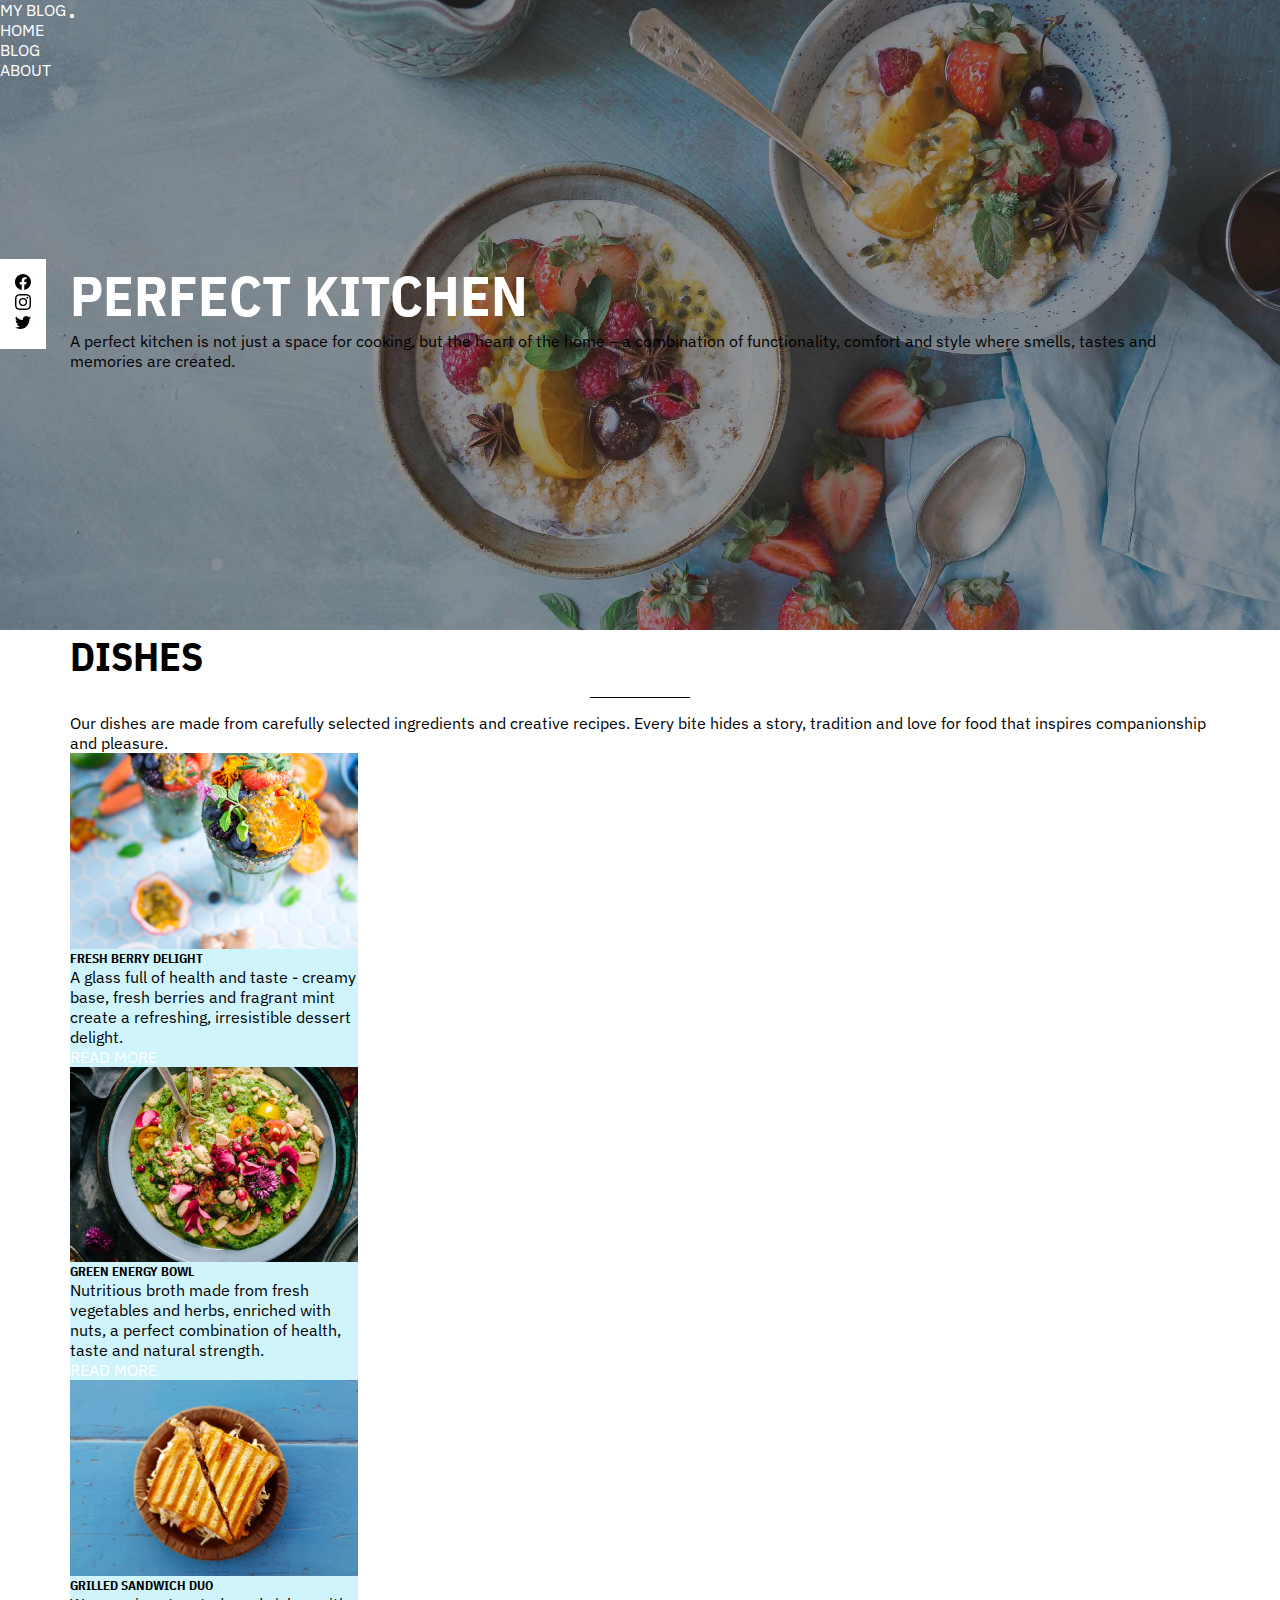
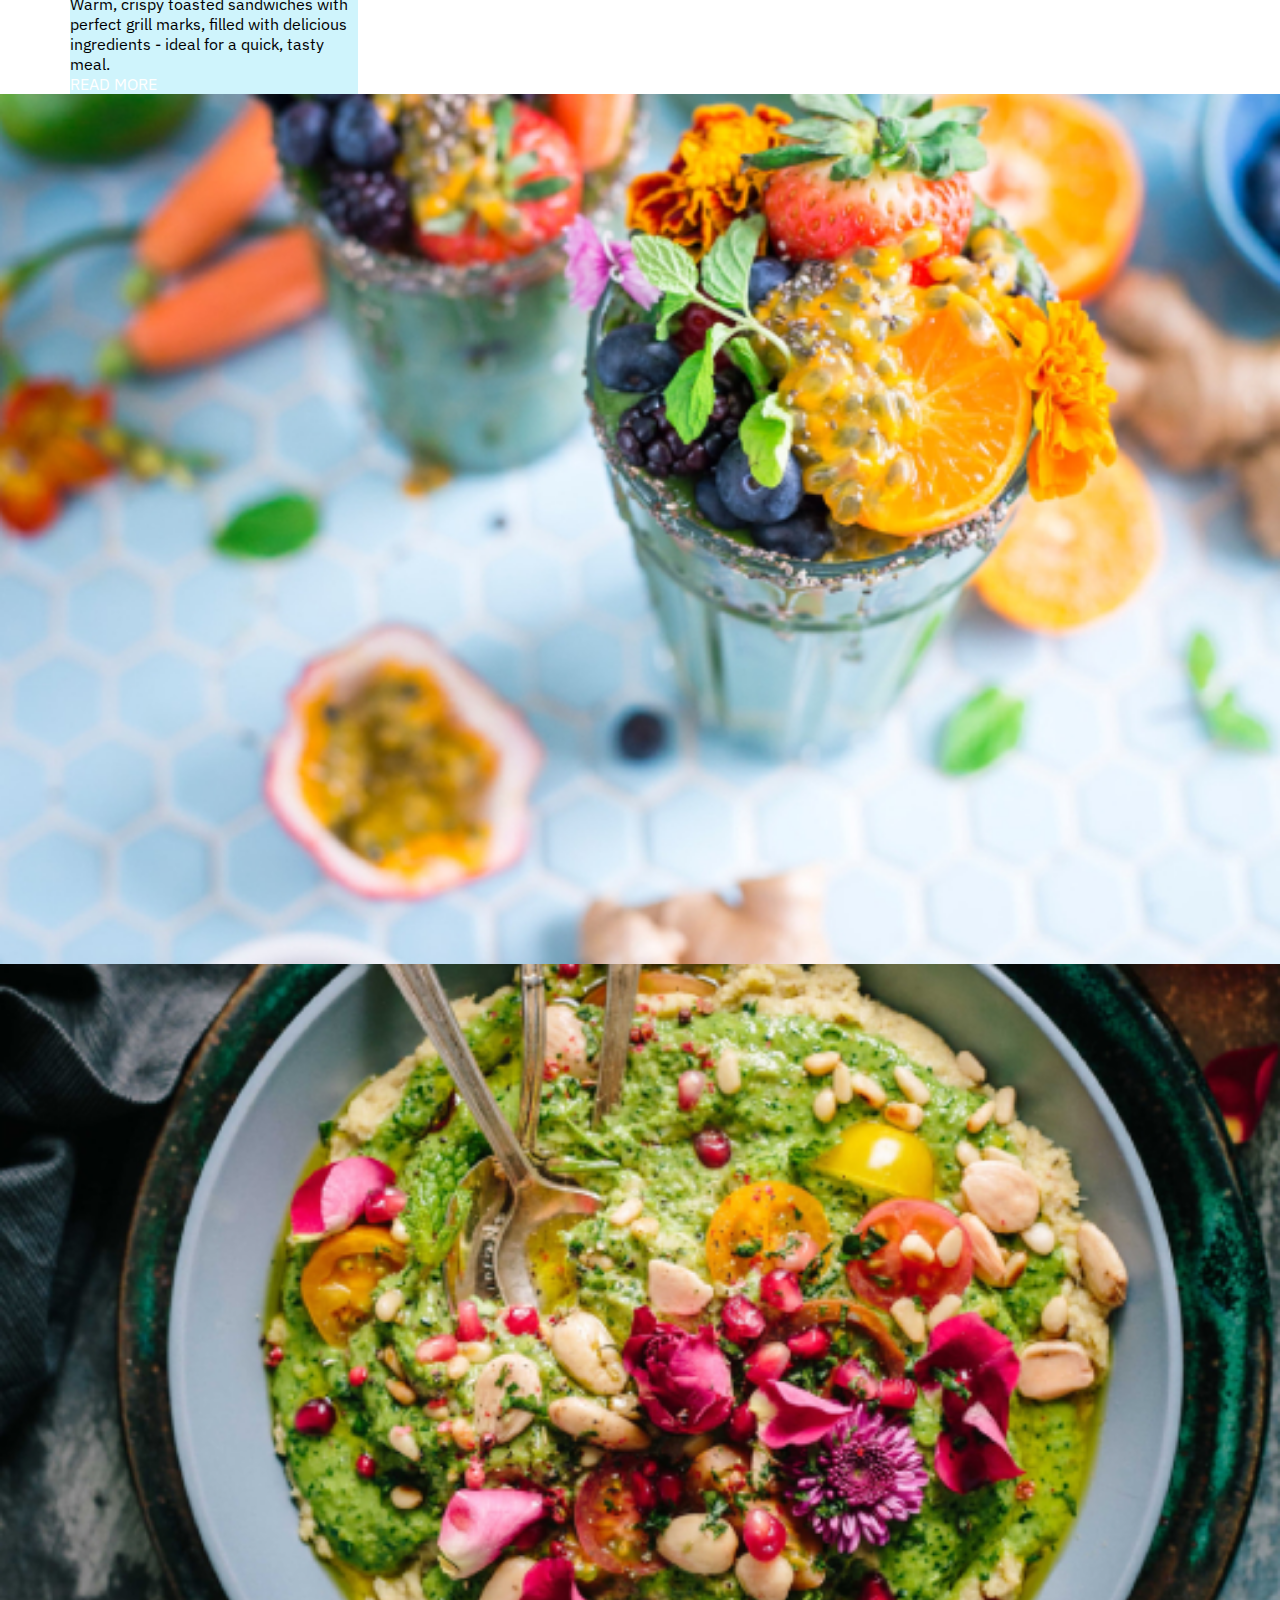
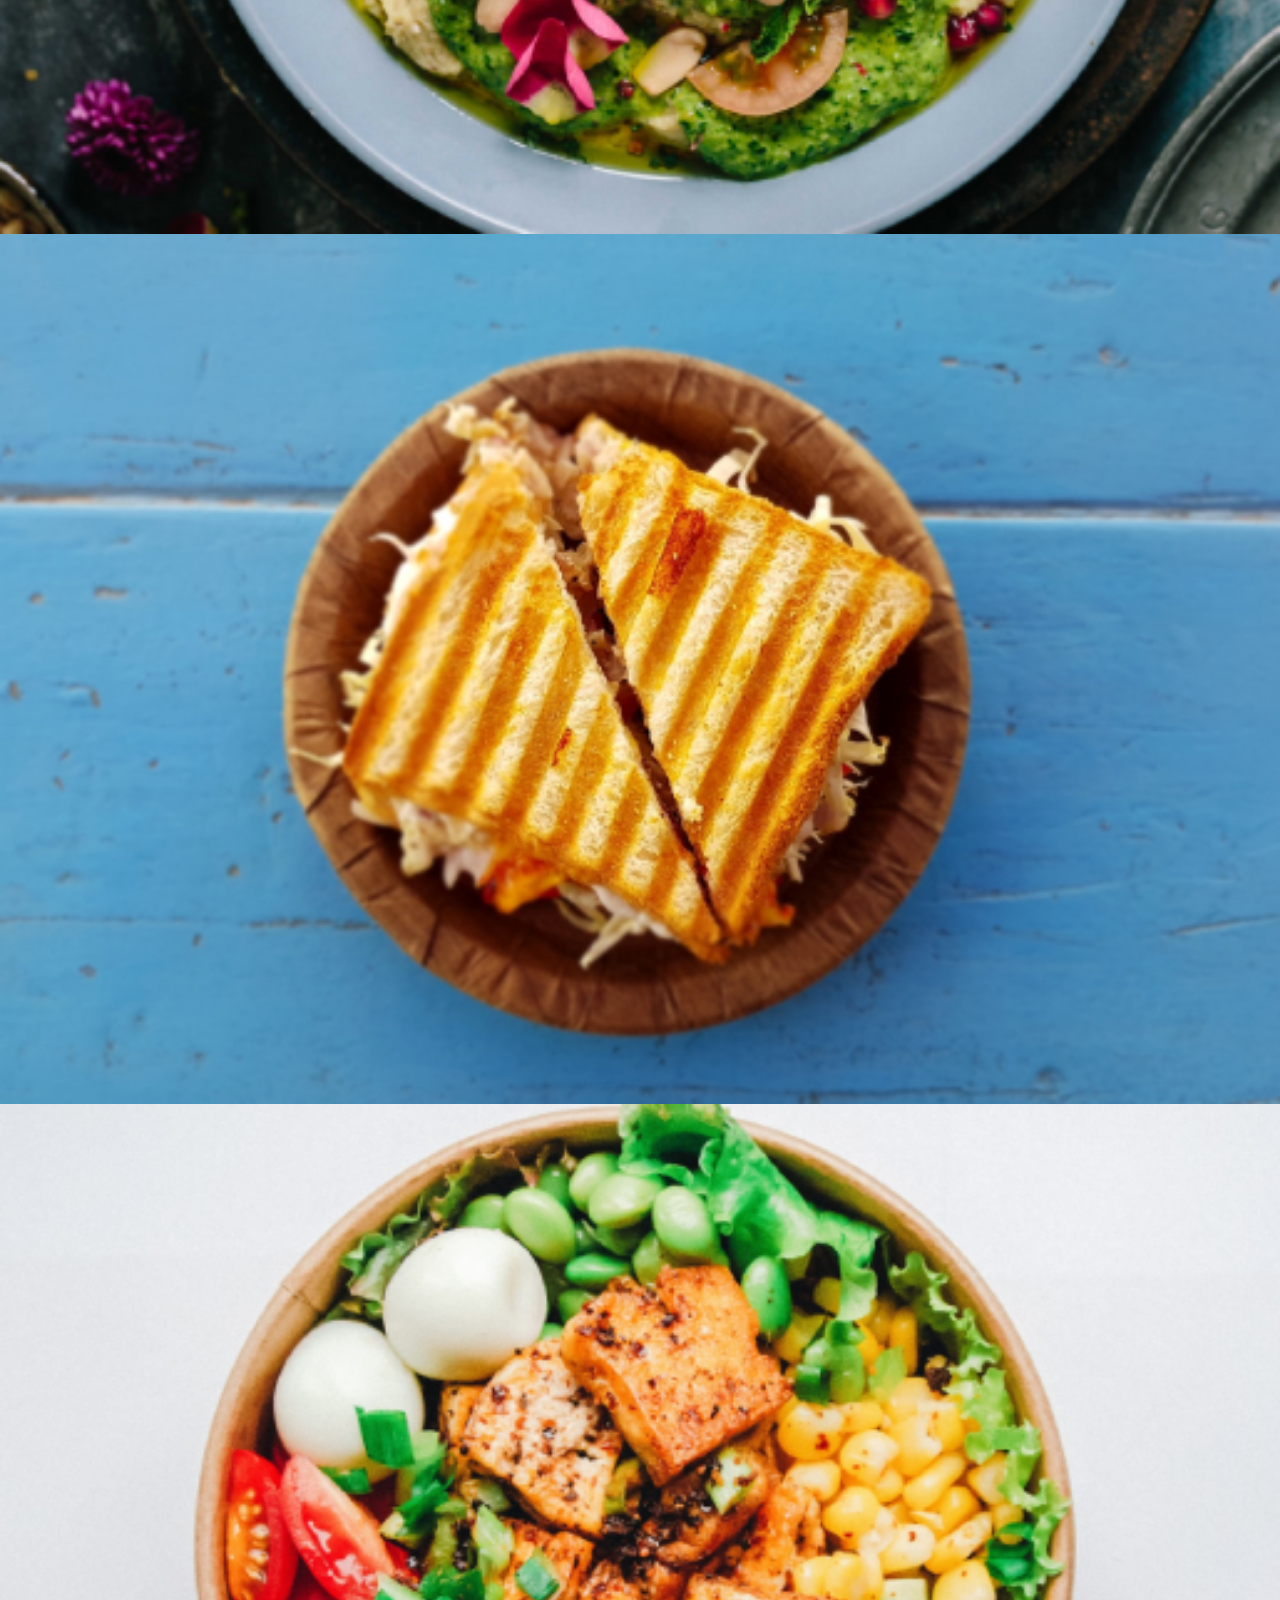
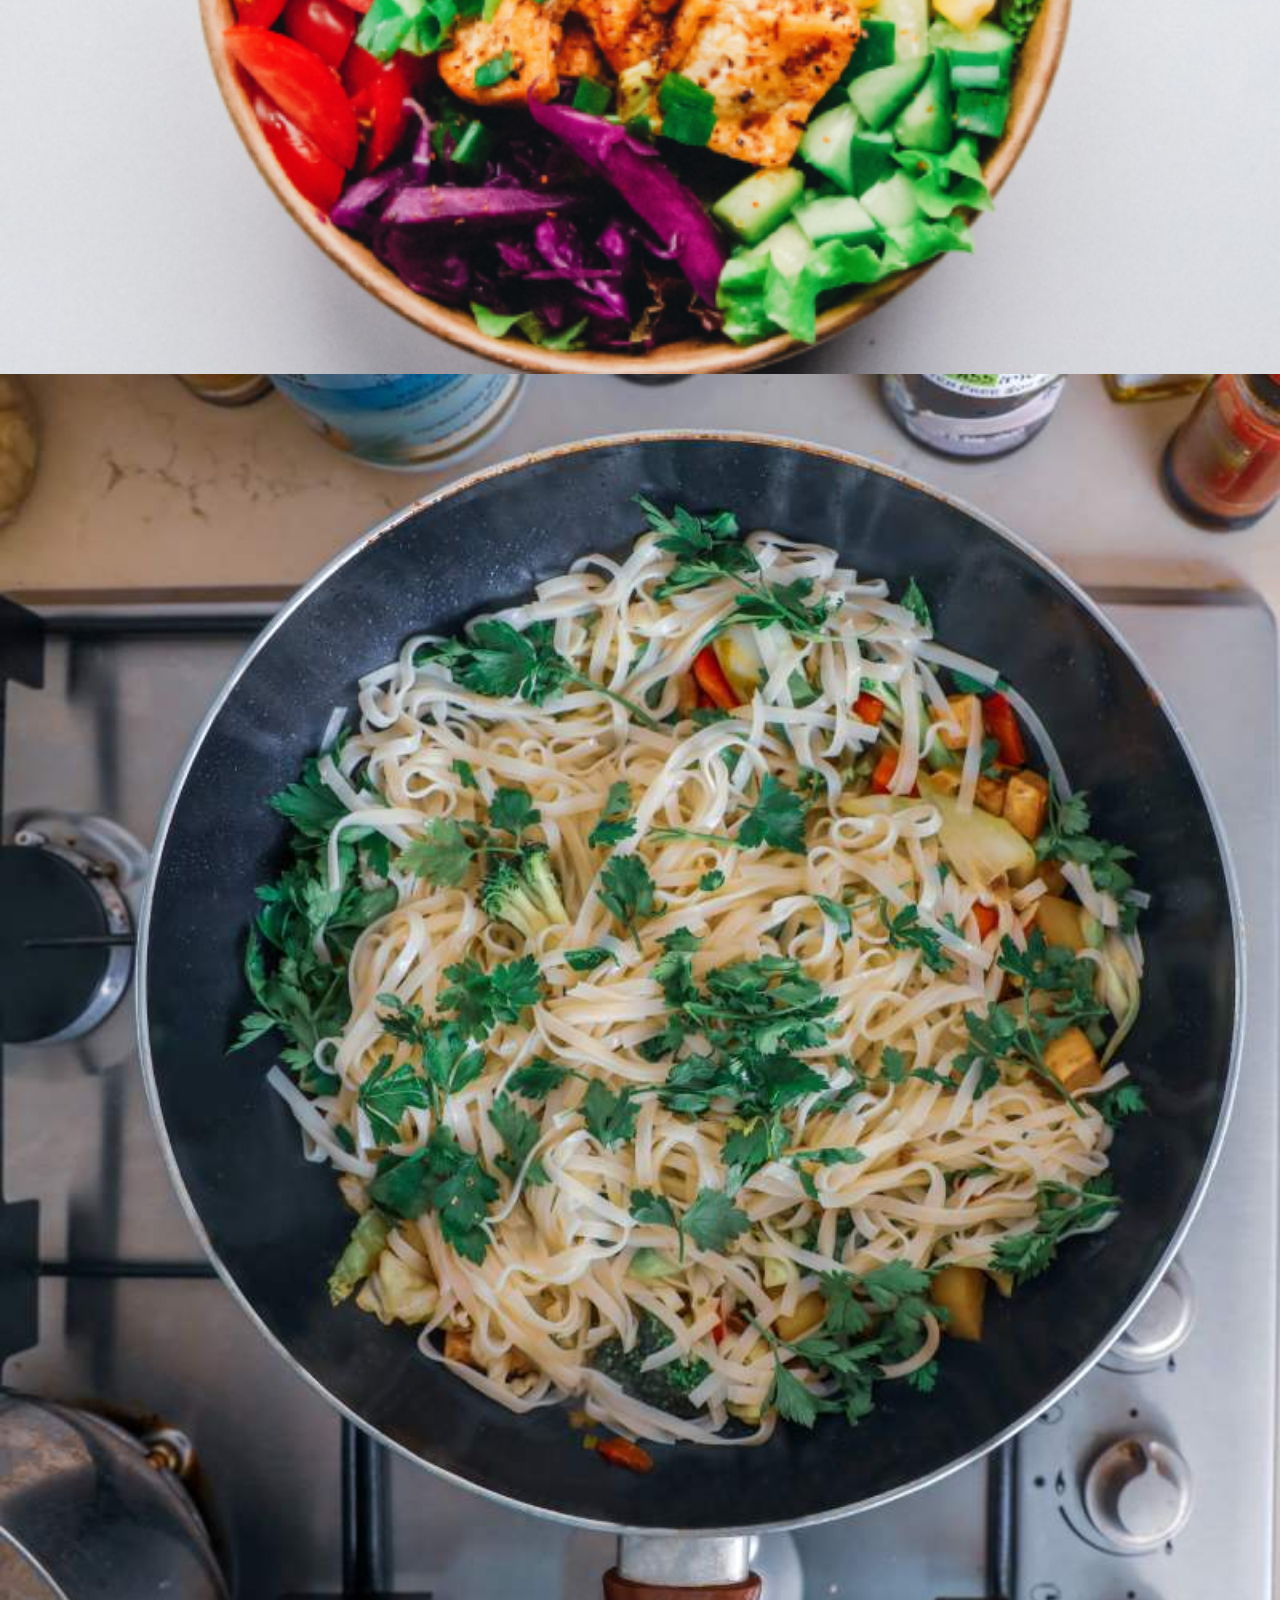
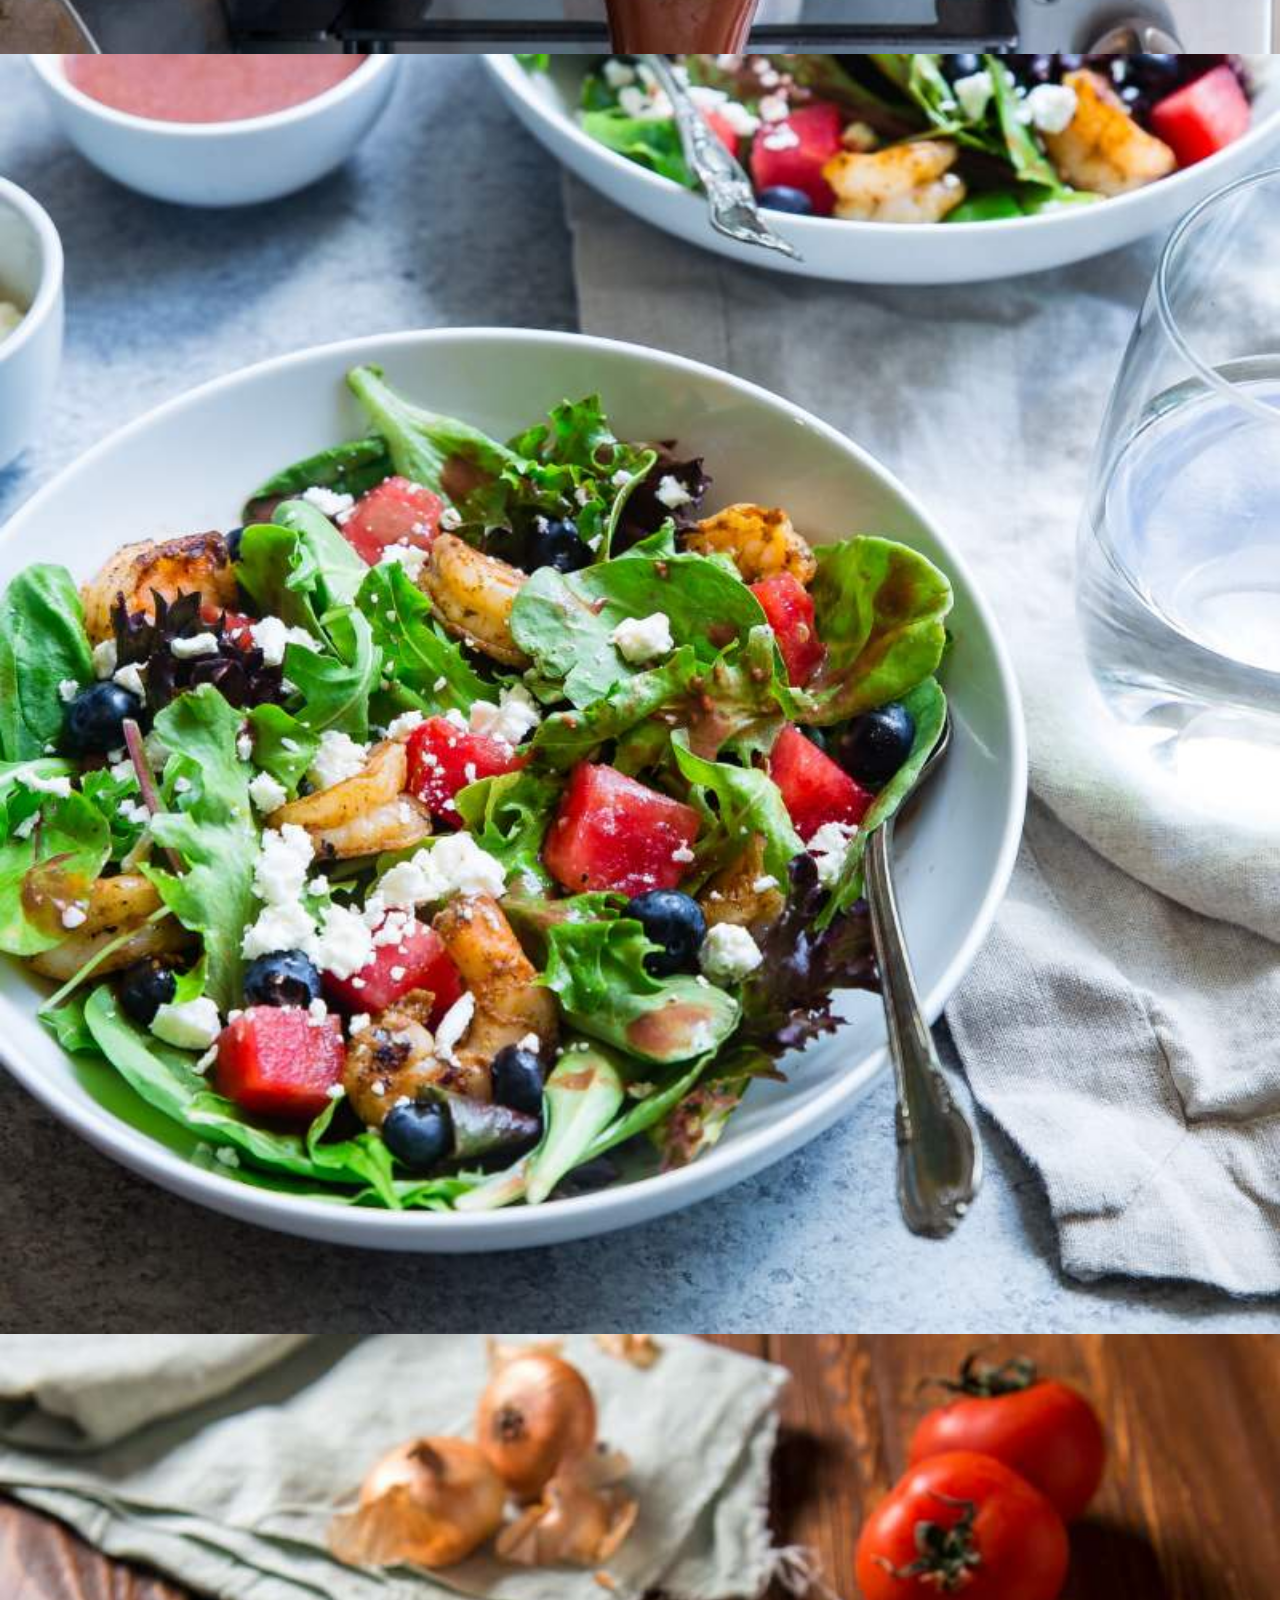
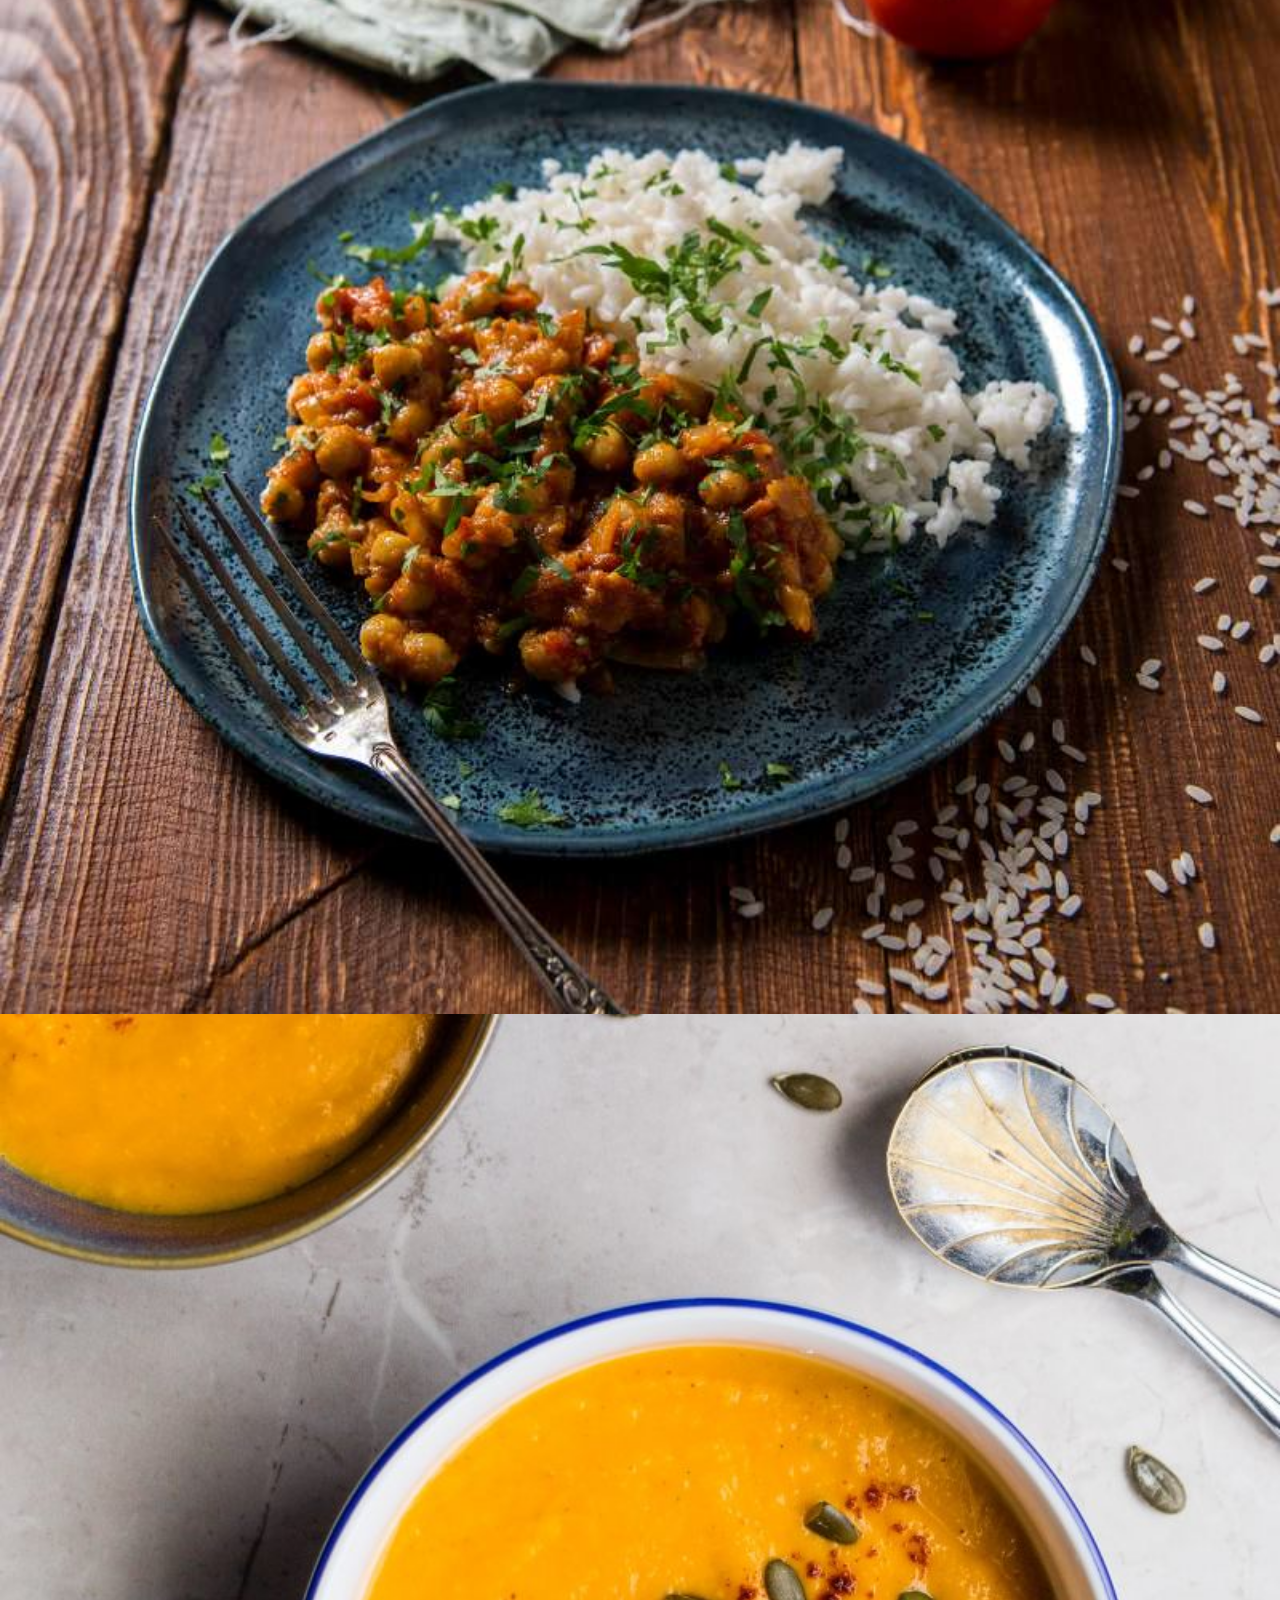
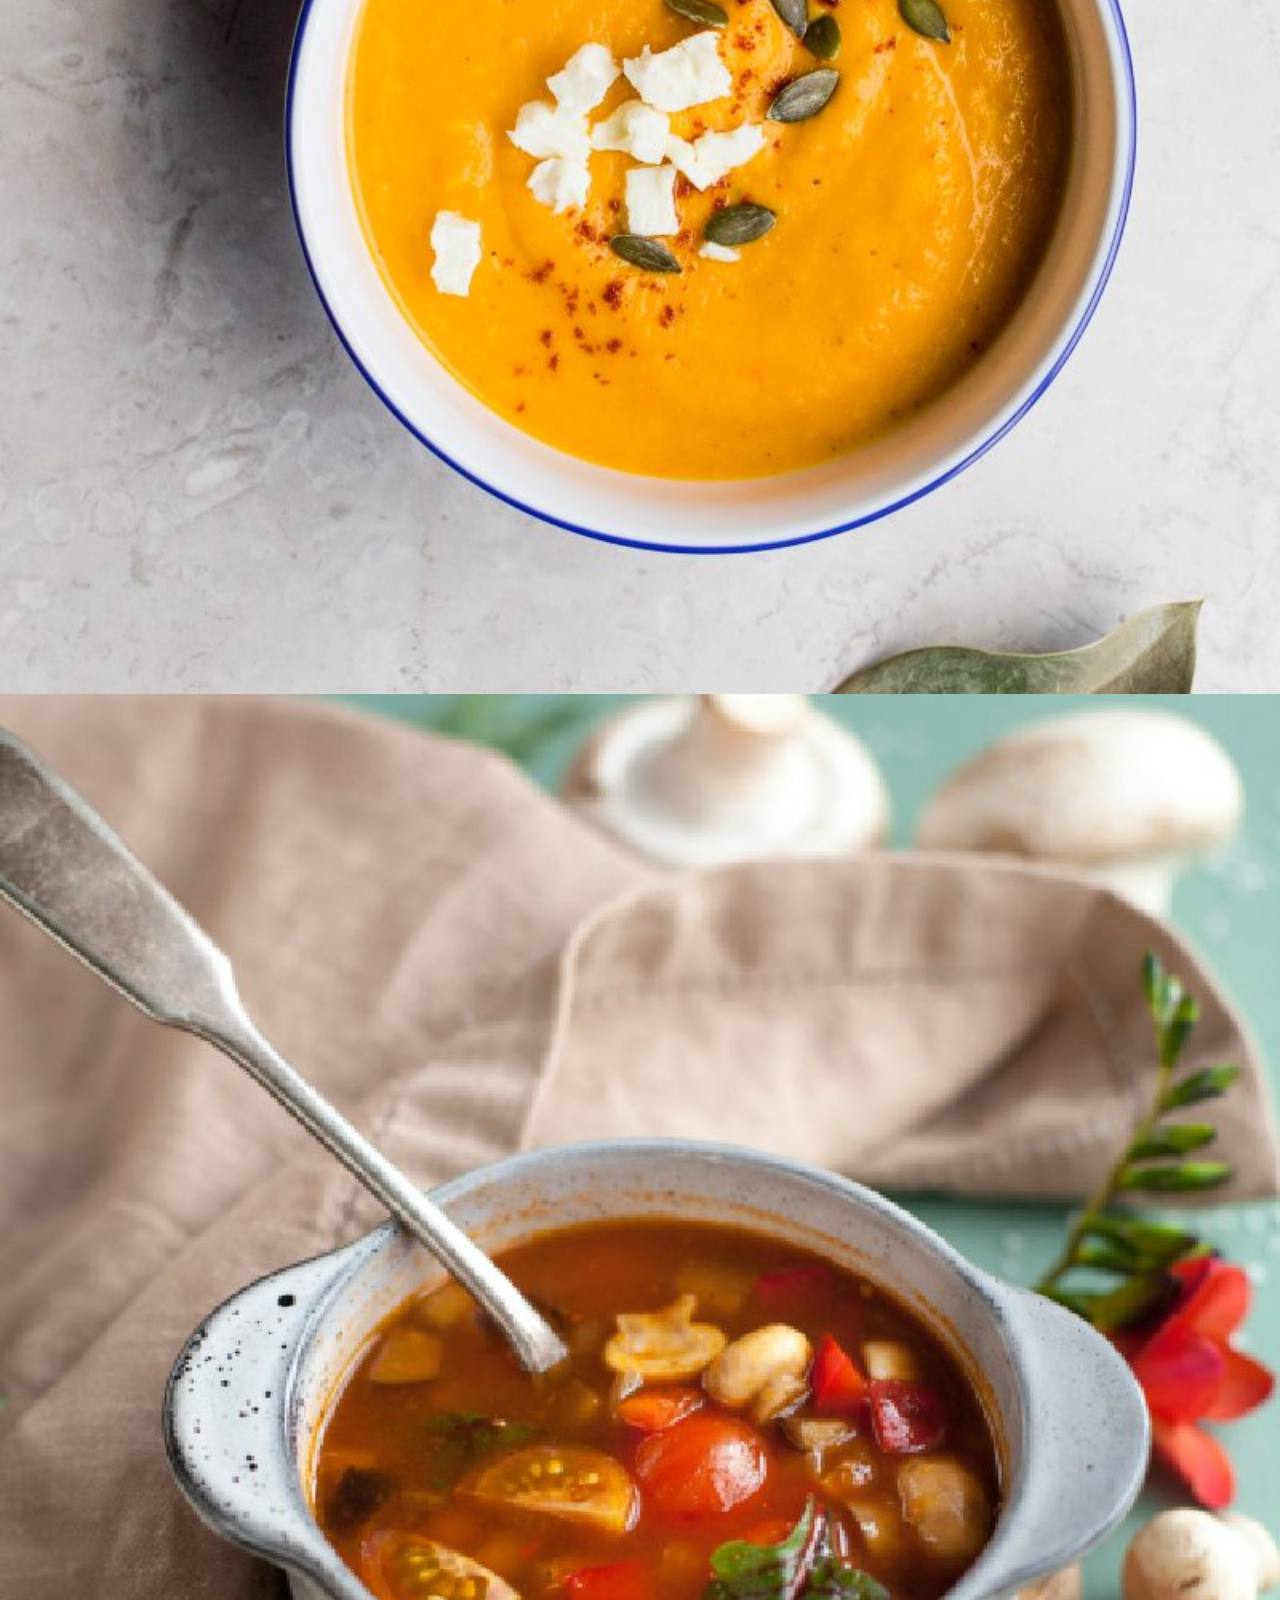
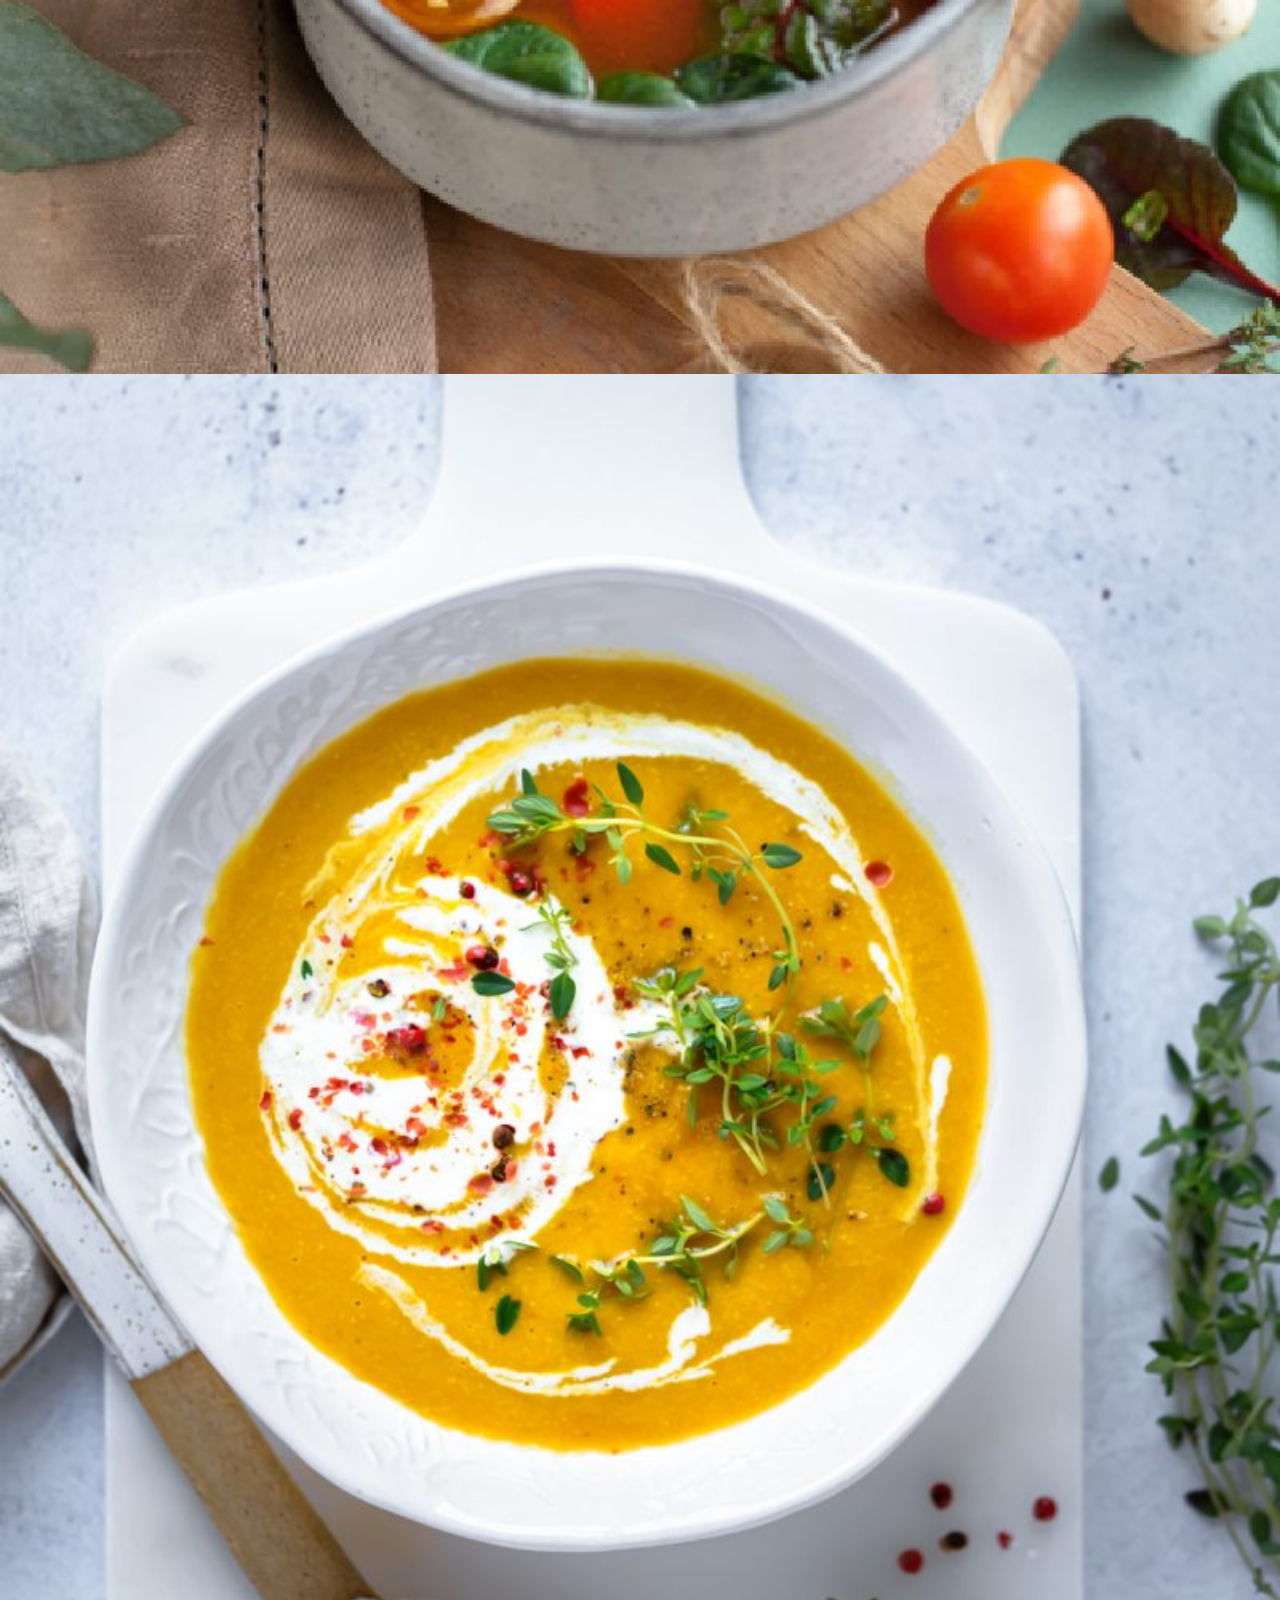
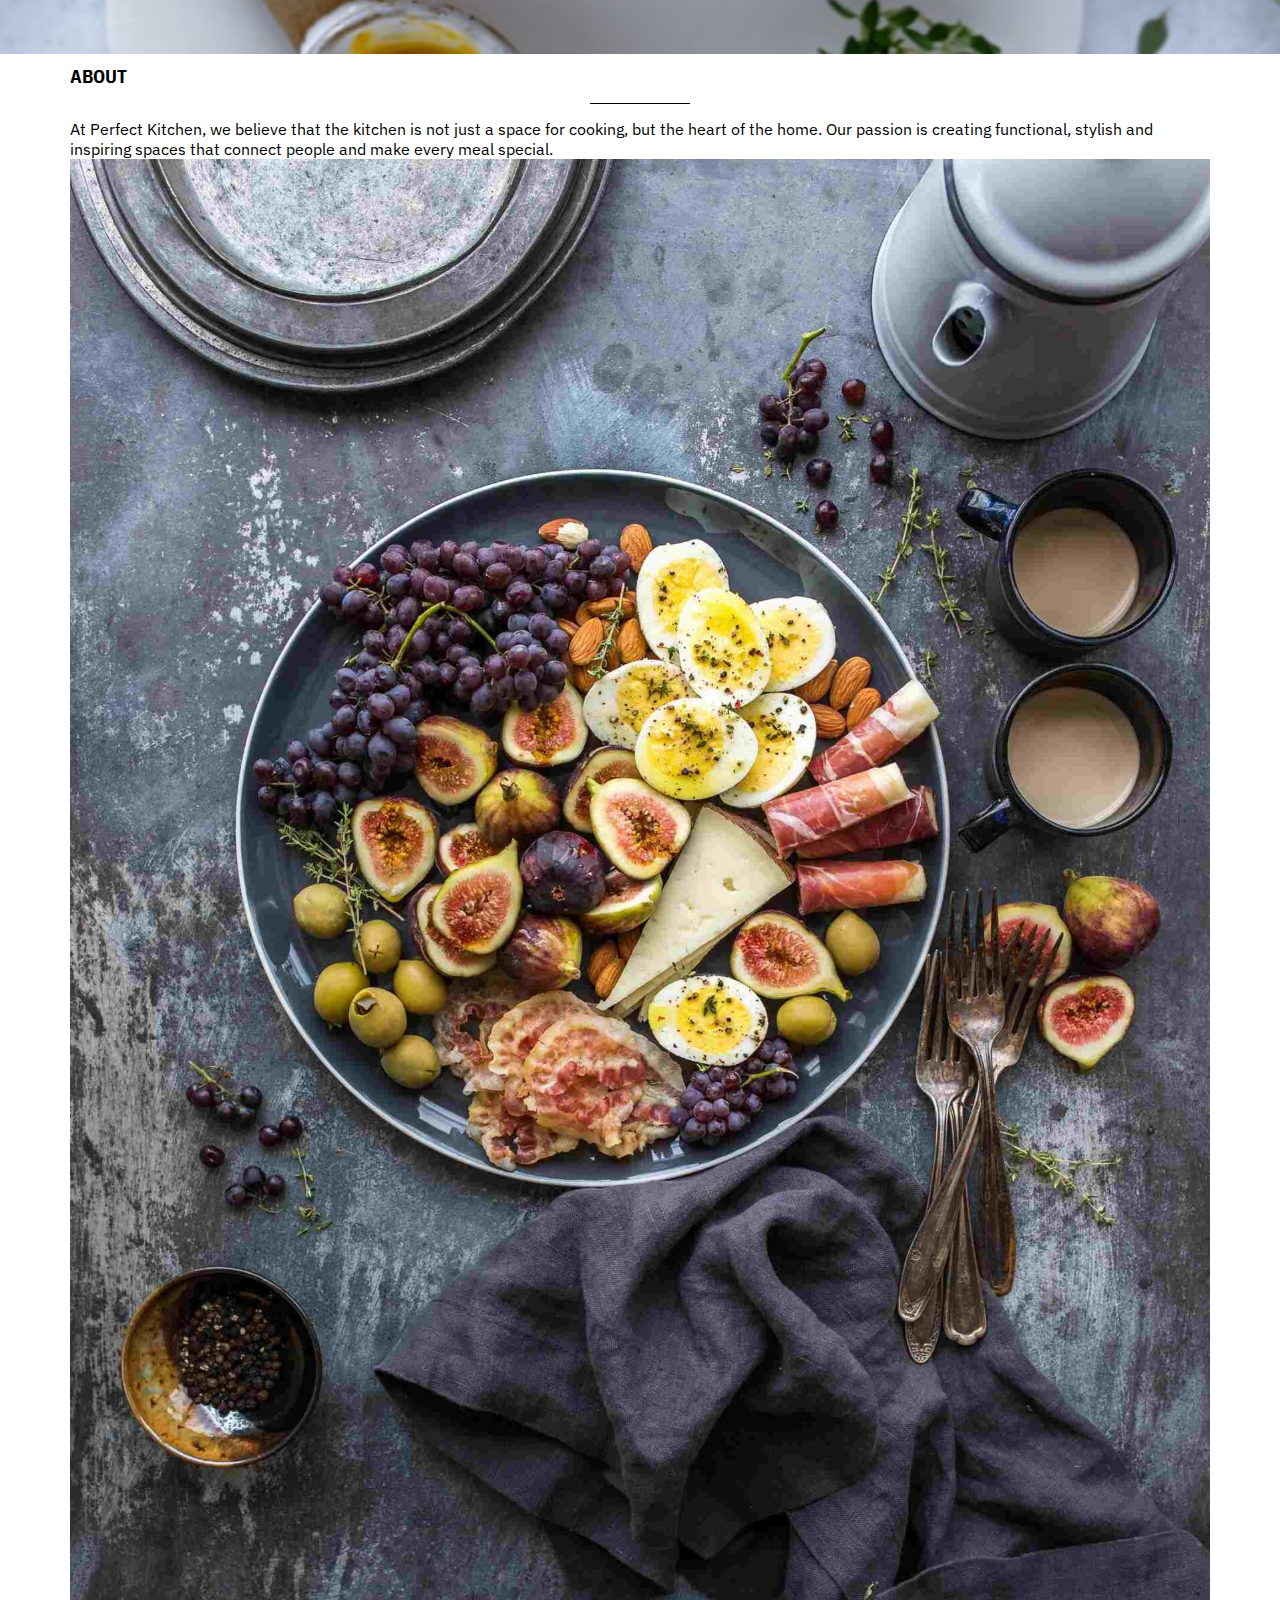
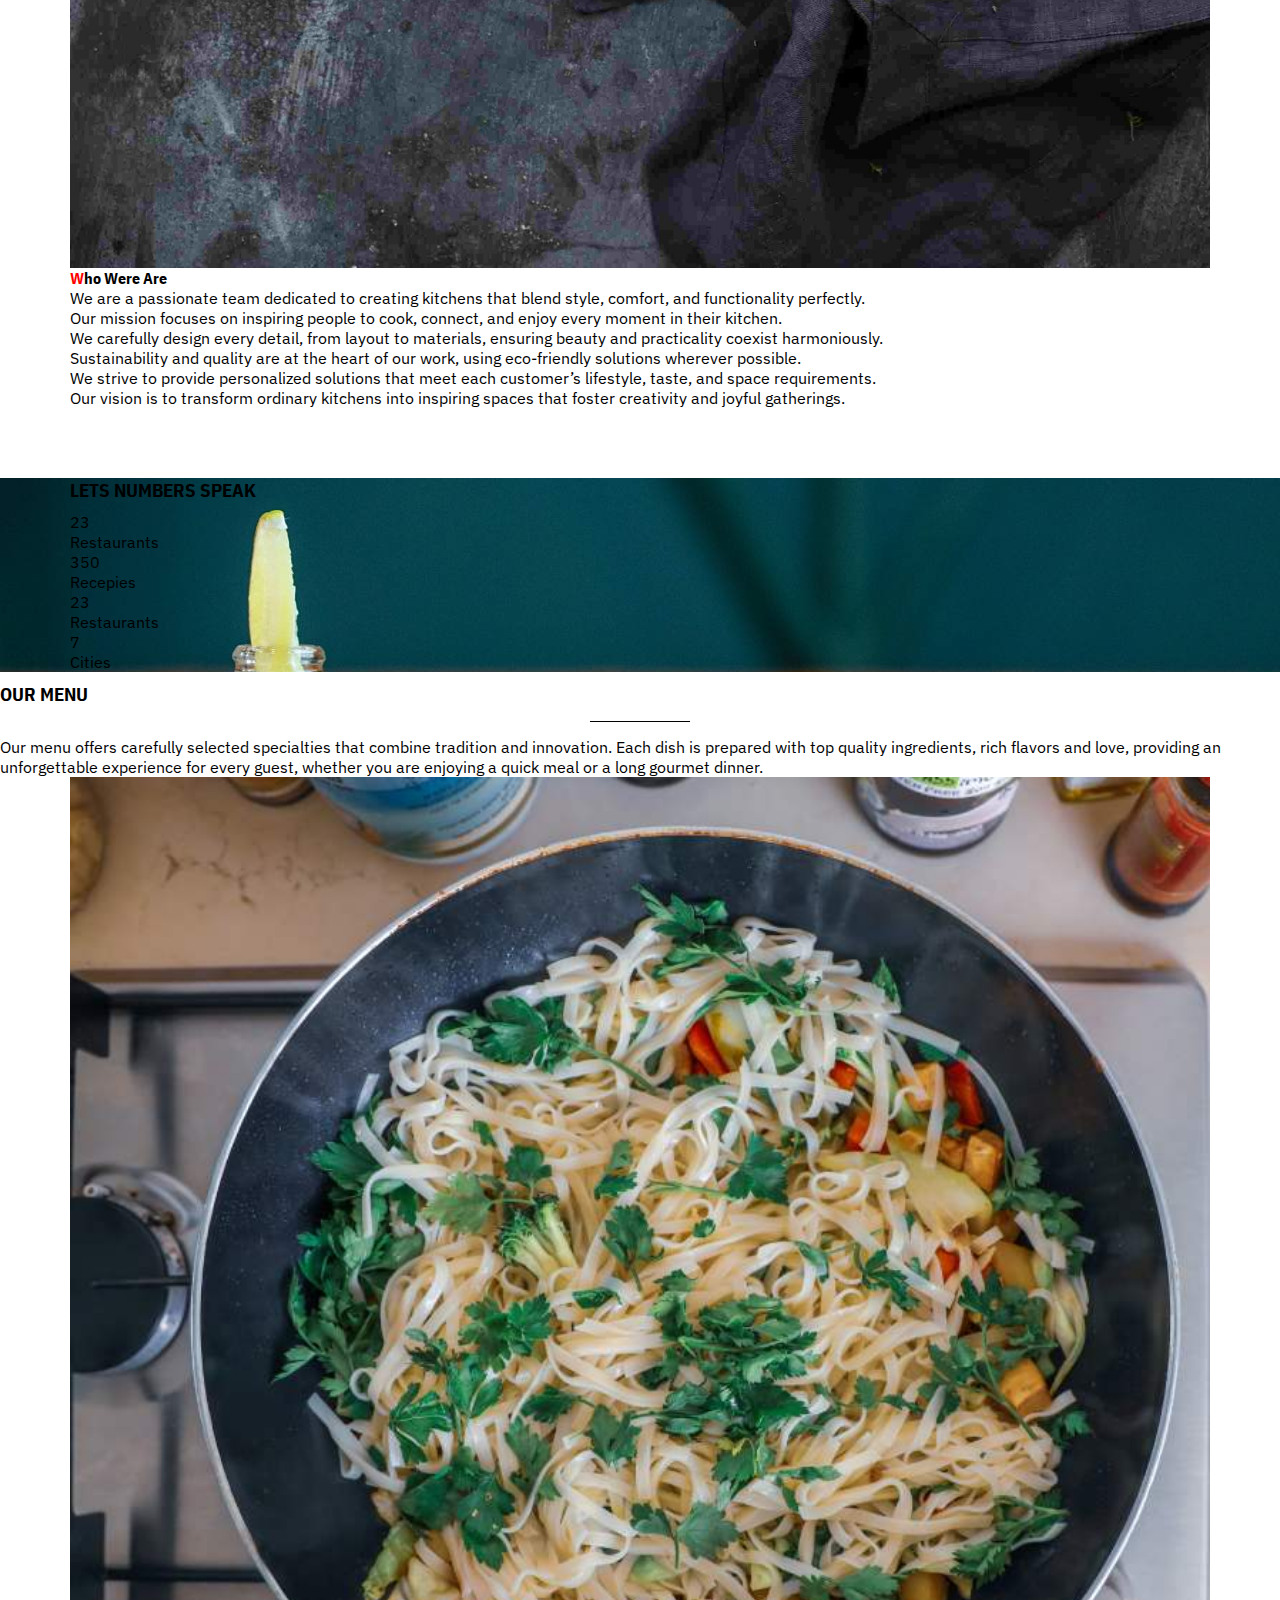
<file: Zadatak Kitchen/index.html>
<!DOCTYPE html>
<html lang="en">

<head>
    <meta charset="UTF-8">
    <meta name="viewport" content="width=device-width, initial-scale=1.0">
    <title>Restaurant</title>
    <link href="https://cdn.jsdelivr.net/npm/bootstrap@5.2.3/dist/css/bootstrap.min.css" rel="stylesheet" integrity="sha384-rbsA2VBKQhggwzxH7pPCaAqO46MgnOM80zW1RWuH61DGLwZJEdK2Kadq2F9CUG65" crossorigin="anonymous">
    <link rel="stylesheet" href="https://use.fontawesome.com/releases/v5.15.4/css/all.css"
        integrity="sha384-DyZ88mC6Up2uqS4h/KRgHuoeGwBcD4Ng9SiP4dIRy0EXTlnuz47vAwmeGwVChigm" crossorigin="anonymous">
    <link rel="stylesheet" href="style.css">
  </head>

<body>

   <!-- header -->

  <div id="header-placeholder"></div>
<script>
fetch('header.html')
  .then(response => response.text())
  .then(data => {
    document.getElementById('header-placeholder').innerHTML = data;
  });
</script>
  

    <!-- Hero section -->
    
    <section class="hero">
    <div class="container">
    <article class="icons">
    <div class="my-3">   
      <svg xmlns="http://www.w3.org/2000/svg" width="16" height="16" fill="currentColor" class="bi bi-facebook" viewBox="0 0 16 16">
        <path d="M16 8.049c0-4.446-3.582-8.05-8-8.05C3.58 0-.002 3.603-.002 8.05c0 4.017 2.926 7.347 6.75 7.951v-5.625h-2.03V8.05H6.75V6.275c0-2.017 1.195-3.131 3.022-3.131.876 0 1.791.157 1.791.157v1.98h-1.009c-.993 0-1.303.621-1.303 1.258v1.51h2.218l-.354 2.326H9.25V16c3.824-.604 6.75-3.934 6.75-7.951"/>
      </svg>
    </div>
    <div class="my-3">     
      <svg xmlns="http://www.w3.org/2000/svg" width="16" height="16" fill="currentColor" class="bi bi-instagram" viewBox="0 0 16 16">
        <path d="M8 0C5.829 0 5.556.01 4.703.048 3.85.088 3.269.222 2.76.42a3.9 3.9 0 0 0-1.417.923A3.9 3.9 0 0 0 .42 2.76C.222 3.268.087 3.85.048 4.7.01 5.555 0 5.827 0 8.001c0 2.172.01 2.444.048 3.297.04.852.174 1.433.372 1.942.205.526.478.972.923 1.417.444.445.89.719 1.416.923.51.198 1.09.333 1.942.372C5.555 15.99 5.827 16 8 16s2.444-.01 3.298-.048c.851-.04 1.434-.174 1.943-.372a3.9 3.9 0 0 0 1.416-.923c.445-.445.718-.891.923-1.417.197-.509.332-1.09.372-1.942C15.99 10.445 16 10.173 16 8s-.01-2.445-.048-3.299c-.04-.851-.175-1.433-.372-1.941a3.9 3.9 0 0 0-.923-1.417A3.9 3.9 0 0 0 13.24.42c-.51-.198-1.092-.333-1.943-.372C10.443.01 10.172 0 7.998 0zm-.717 1.442h.718c2.136 0 2.389.007 3.232.046.78.035 1.204.166 1.486.275.373.145.64.319.92.599s.453.546.598.92c.11.281.24.705.275 1.485.039.843.047 1.096.047 3.231s-.008 2.389-.047 3.232c-.035.78-.166 1.203-.275 1.485a2.5 2.5 0 0 1-.599.919c-.28.28-.546.453-.92.598-.28.11-.704.24-1.485.276-.843.038-1.096.047-3.232.047s-2.39-.009-3.233-.047c-.78-.036-1.203-.166-1.485-.276a2.5 2.5 0 0 1-.92-.598 2.5 2.5 0 0 1-.6-.92c-.109-.281-.24-.705-.275-1.485-.038-.843-.046-1.096-.046-3.233s.008-2.388.046-3.231c.036-.78.166-1.204.276-1.486.145-.373.319-.64.599-.92s.546-.453.92-.598c.282-.11.705-.24 1.485-.276.738-.034 1.024-.044 2.515-.045zm4.988 1.328a.96.96 0 1 0 0 1.92.96.96 0 0 0 0-1.92m-4.27 1.122a4.109 4.109 0 1 0 0 8.217 4.109 4.109 0 0 0 0-8.217m0 1.441a2.667 2.667 0 1 1 0 5.334 2.667 2.667 0 0 1 0-5.334"/>
      </svg> 
    </div>
    <div class="my-3">   
      <svg xmlns="http://www.w3.org/2000/svg" width="16" height="16" fill="currentColor" class="bi bi-twitter" viewBox="0 0 16 16">
        <path d="M5.026 15c6.038 0 9.341-5.003 9.341-9.334q.002-.211-.006-.422A6.7 6.7 0 0 0 16 3.542a6.7 6.7 0 0 1-1.889.518 3.3 3.3 0 0 0 1.447-1.817 6.5 6.5 0 0 1-2.087.793A3.286 3.286 0 0 0 7.875 6.03a9.32 9.32 0 0 1-6.767-3.429 3.29 3.29 0 0 0 1.018 4.382A3.3 3.3 0 0 1 .64 6.575v.045a3.29 3.29 0 0 0 2.632 3.218 3.2 3.2 0 0 1-.865.115 3 3 0 0 1-.614-.057 3.28 3.28 0 0 0 3.067 2.277A6.6 6.6 0 0 1 .78 13.58a6 6 0 0 1-.78-.045A9.34 9.34 0 0 0 5.026 15"/>
      </svg>
   </div>
   </article>
         <div class="text-hero"> 
            <h1 class="fw-bold text-sm-center">Perfect kitchen</h1>  
            <p class="text-white text-center">A perfect kitchen is not just a space for cooking, but the heart of the home – a combination of functionality, comfort and style where smells, tastes and memories are created.</p>
         </div>   
            <div class="col-md-7">

         </div>
       </div>    
</section>


 <!-- Section dishes -->
<section class="container">
     <h2 class="fw-bold text-center py-5">dishes</h2><hr>
     <p class="text-center ms-5">Our dishes are made from carefully selected ingredients and creative recipes. Every bite hides a story, tradition and love for food that inspires companionship and pleasure.</p> 
  <div class="dish-r d-md-flex justify-content-around py-3">
     <article>    
    <div class="card mb-sm-3" style="width: 18rem; background-color: rgb(207, 244, 252)">
      <img src="img/image1.jpg" class="card-img" alt="...">
      <div class="card-body">
        <h5 class="card-title">Fresh Berry Delight</h5>
        <p class="card-text">A glass full of health and taste - creamy base, fresh berries and fragrant mint create a refreshing, irresistible dessert delight.</p>
        <a href="blog.html" class="btn btn-primary bg-dark border-dark rounded-0">Read More</a>
      </div>
    </div>
  </article>
  <article>
    <div class="card mb-sm-3" style="width: 18rem; background-color: rgb(207, 244, 252)">
      <img src="img/image2.jpg" class="card-img" alt="...">
      <div class="card-body">
        <h5 class="card-title">Green Energy Bowl</h5>
        <p class="card-text">Nutritious broth made from fresh vegetables and herbs, enriched with nuts, a perfect combination of health, taste and natural strength.</p>
        <a href="blog.html" class="btn btn-primary bg-dark border-dark rounded-0">Read More</a>
      </div>
    </div>
  </article>
  <article>
    <div class="card" style="width: 18rem; background-color: rgb(207, 244, 252)">
      <img src="img/image3.jpg" class="card-img" alt="...">
      <div class="card-body">
        <h5 class="card-title">Grilled Sandwich Duo</h5>
        <p class="card-text">Warm, crispy toasted sandwiches with perfect grill marks, filled with delicious ingredients - ideal for a quick, tasty meal.</p>
        <a href="blog.html" class="btn btn-primary bg-dark border-dark rounded-0">Read More</a>
      </div>
    </div>
  </article>
 </div>   
  </section>    



    <!-- Gallery section -->


<section class=" py-5">
 <div class="gal-r d-sm-flex justify-content-colmn"> 
     <figure class="mb-0">
        <img src="img/image1.jpg" class="img-fluid" alt="Fresh Berry Delight">
     </figure>   
     <figure class="mb-0">
        <img src="img/image2.jpg" class="img-fluid" alt="Green Energy Bowl">
     </figure> 
     <figure class="mb-0">
        <img src="img/image3.jpg" class="img-fluid" alt="Grilled Sandwich Duo">
     </figure> 
     <figure class="mb-0">
        <img src="img/image4.jpg" class="img-fluid" alt="Grilled Meat Veggie Bowl">
     </figure>
 </div> 
 <div class="gal-r d-md-flex justify-content-colmn"> 
     <figure class="mb-0">
        <img src="img/specialities1.jpg" class="img-fluid" alt="Noodle">
     </figure>
     <figure class="mb-0">
        <img src="img/specialities2.jpg" class="img-fluid" alt="Healthy Bowl">
     </figure>
     <figure class="mb-0">
        <img src="img/specialities3.jpg" class="img-fluid" alt="Hearty Rice & Meat">
     </figure> 
     <figure class="mb-0">
        <img src="img/resturant1.jpg" class="img-fluid" alt="Pumpkin Soup with Cream">
     </figure>
     <figure class="mb-0">
        <img src="img/resturant2.jpg" class="img-fluid" alt="Healthy soup">
     </figure> 
     <figure class="mb-0">
        <img src="img/resturant3.jpg" class="img-fluid" alt="Pumpkin Soup with Cream">
     </figure> 
   </div>                                                            
</section>






    <!-- About section -->
<section class="container">
    <div>
      <h3 class="fw-bold text-center">About</h3><hr>
      <p class="ms-5 text-center">At Perfect Kitchen, we believe that the kitchen is not just a space for cooking, but the heart of the home. Our passion is creating functional, stylish and inspiring spaces that connect people and make every meal special.</p>
     </div>
 <article class="abt-r d-flex ms-5">    
    <div class="w-50 p-3">  
      <figure>
        <img src="img/image5-scaled.jpg" alt="">
      </figure>
    </div>
    <div class="container">  
      <h4 class="fw-bold fs-5">Who were are</h4>
      <p>We are a passionate team dedicated to creating kitchens that blend style, comfort, and functionality perfectly.</p>
      <p>Our mission focuses on inspiring people to cook, connect, and enjoy every moment in their kitchen.</p>
      <p>We carefully design every detail, from layout to materials, ensuring beauty and practicality coexist harmoniously.</p>
      <p>Sustainability and quality are at the heart of our work, using eco-friendly solutions wherever possible.</p>
      <p>We strive to provide personalized solutions that meet each customer’s lifestyle, taste, and space requirements.</p>
      <p>Our vision is to transform ordinary kitchens into inspiring spaces that foster creativity and joyful gatherings.</p>
    </div> 
  </article>   
    </section>


    <!-- Numbers section -->
<section class="numbers text-center text-white py-5">
    <div class="container">
         <h3 class="fw-bold ms-5">lets numbers speak</h3>
    <div class="py-3 d-flex justify-content-between">
     <article> 
        <p class="fw-bold fs-5">23</p>
        <p>Restaurants</p>
     </article>
     <article>
        <p class="fw-bold fs-5">350</p>
        <p>Recepies</p>
     </article>
     <article>
        <p class="fw-bold fs-5">23</p>
        <p>Restaurants</p>
     </article>
     <article>
        <p class="fw-bold fs-5">7</p>
        <p>Cities</p>
     </article> 
  </div>
  </div>
</section>




    <!-- Menu section -->
<section class="py-5">
      <h3 class="text-uppercase text-center fw-bold">our menu</h3><hr>
      <p class="p-5 text-center">Our menu offers carefully selected specialties that combine tradition and innovation. Each dish is prepared with top quality ingredients, rich flavors and love, providing an unforgettable experience for every guest, whether you are enjoying a quick meal or a long gourmet dinner.</p>
   <div class="container d-md-flex  text-center">
      <article class="m-3">
        <figure>
          <img src="img/specialities1.jpg" alt="ukusne nudle">
        </figure>
          <h5>Noodle</h5> 
          <p>Delicious noodles with fresh vegetables and aromatic spices, the perfect quick meal in a pan.</p>
      </article>

      <article class="m-3">
        <figure>
          <img src="img/specialities2.jpg" alt="zdrav obrok">
        </figure>
          <h5>Healthy Bowl</h5> 
          <p>A fresh salad meal full of nutrients and colors, a perfect balance of taste and health.</p>
      </article>

      <article class="m-3">
        <figure>
          <img src="img/specialities3.jpg" alt="balansiran obrok">
        </figure>
          <h5>Hearty Rice & Meat</h5> 
          <p>A juicy meal with tender meat and perfectly cooked rice, a delicious and filling meal every day.</p>
      </article>
   </div>
   <div class="container  d-md-flex text-center">
    <article class="m-3">
      <figure>
        <img src="img/specialities2.jpg" alt="zdrav obrok">
      </figure>
        <h5>Fresh Energy Salad</h5> 
        <p>A crunchy salad packed with fresh vegetables and protein, the perfect meal for a healthy, delicious day.</p>
    </article>

    <article class="m-3">
      <figure>
        <img src="img/specialities3.jpg" alt="balansiran obrok">
      </figure>
        <h5>Savory Rice & Meat</h5> 
        <p>A warm meal with aromatic meat and perfectly cooked rice, provides energy and satisfaction with every bite.</p>
    </article>

    <article class="m-3">
      <figure>
        <img src="img/specialities1.jpg" alt="ukusne nudle">
      </figure>
        <h5>Noodle</h5> 
        <p>Crispy and juicy noodles with fresh vegetables and spices, an ideal quick meal full of flavor.</p>
    </article>
   </div>   
</section>




    <!-- Testimonials section -->
<section>
  <div class="container">
      <h3 class="text-center fw-bold">testimonials</h3><hr>
  <div class="d-md-flex align-items-center m-5">
    <figure>
      <img src="img/testi1.jpg" class="rounded-circle" alt=""> 
    </figure>
  <div class="d-flex flex-column m-2">  
    <p>Perfect Kitchen transformed my kitchen into a beautiful, functional, inspiring space.</p>
    <p class="fw-bold">Emily Johnson</p>  
  </div>
    <figure>
      <img src="img/testi2.jpg" class="rounded-circle" alt=""> 
    </figure>
  <div class="d-flex flex-column m-2">  
    <p>I love every detail of my new kitchen, cooking has become enjoyable.</p>
    <p class="fw-bold">Sophia Williams</p> 
   </div>  
  </div>
  <div class="d-md-flex align-items-center m-5">
    <figure>
      <img src="img/testi3.jpg" class="rounded-circle" alt=""> 
    </figure>
  <div class="d-flex flex-column m-2">  
    <p>The kitchen is perfectly organized, functional, stylish, exceeding all my expectations.</p>
    <p class="fw-bold">James Brown</p> 
  </div>  
    <figure>
      <img src="img/team4-1.jpg" class="rounded-circle" alt=""> 
    </figure>
  <div class="d-flex flex-column m-2"> 
    <p>Every meal feels special now, thanks to the creative and practical design.</p>
    <p class="fw-bold">Olivia Smith</p>
  </div>    
  </div>
  </div>
</section>    




    <!-- Blog section -->

<section class="bl-r" style="background-color: rgb(255, 243, 205);">    
  <div class="container p-5">
     <h3 class="fw-bold text-center">latest from our blog</h3><hr>
  <article class="d-md-flex justify-content-between p-5 text-center">
     <div class="card border-dark mb-sm-3" style="width: 18rem; background-color: rgb(255, 243, 205);">
    <img src="img/image1.jpg" class="card-img-top" alt="">
    <div class="card-body">
      <h5 class="card-title text-uppercase">Fruit Bowl Delight</h5>
      <p class="card-text">Creamy fruit bowl topped with fresh berries and mint leaves, a refreshing and healthy breakfast treat.</p>
      <a href="blog.html" class="btn btn-primary bg-dark border-dark rounded-0">Read More</a>
    </div>
  </div>
  <div class="card border-dark mb-sm-3" style="width: 18rem; background-color: rgb(255, 243, 205);">
    <img src="img/image2.jpg" class="card-img-top" alt="">
    <div class="card-body">
      <h5 class="card-title">Green Soup Goodness</h5>
      <p class="card-text">Nutritious green soup loaded with fresh vegetables and nuts, a wholesome, flavorful meal for everyone.</p>
      <a href="blog.html" class="btn btn-primary bg-dark border-dark rounded-0">Read More</a>
    </div>
  </div>
  <div class="card border-dark mb-sm-3" style="width: 18rem; background-color: rgb(255, 243, 205);">
    <img src="img/image3.jpg" class="card-img-top" alt="">
    <div class="card-body">
      <h5 class="card-title">Grilled Sandwiches</h5>
      <p class="card-text">Crispy grilled sandwiches with savory fillings, perfect for a quick, delicious, and satisfying meal anytime.</p>
      <a href="blog.html" class="btn btn-primary bg-dark border-dark rounded-0">Read More</a>
    </div>
  </div>
   </article>
 </div> 
</section> 

<!----- footer --->

<footer class="bg-dark d-md-flex  py-5">
  <div class="ms-5 w-50 mt-3">
    <h6 class="text-white fw-bold">About us</h6>
    <p class="text-white ">Perfect Kitchen creates stylish, functional kitchens, inspiring cooking, gathering, and
      unforgettable moments for everyone</p>
  </div>
  <div class="foot-r me-5">
    <p class="text-uppercase fw-bold text-warning">folow us</p>
    <svg xmlns="http://www.w3.org/2000/svg" width="16" height="16" fill="currentColor" class="bi bi-facebook bg-white"
      viewBox="0 0 16 16">
      <path
        d="M16 8.049c0-4.446-3.582-8.05-8-8.05C3.58 0-.002 3.603-.002 8.05c0 4.017 2.926 7.347 6.75 7.951v-5.625h-2.03V8.05H6.75V6.275c0-2.017 1.195-3.131 3.022-3.131.876 0 1.791.157 1.791.157v1.98h-1.009c-.993 0-1.303.621-1.303 1.258v1.51h2.218l-.354 2.326H9.25V16c3.824-.604 6.75-3.934 6.75-7.951" />
    </svg>
    <svg xmlns="http://www.w3.org/2000/svg" width="16" height="16" fill="currentColor" class="bi bi-instagram bg-white"
      viewBox="0 0 16 16">
      <path
        d="M8 0C5.829 0 5.556.01 4.703.048 3.85.088 3.269.222 2.76.42a3.9 3.9 0 0 0-1.417.923A3.9 3.9 0 0 0 .42 2.76C.222 3.268.087 3.85.048 4.7.01 5.555 0 5.827 0 8.001c0 2.172.01 2.444.048 3.297.04.852.174 1.433.372 1.942.205.526.478.972.923 1.417.444.445.89.719 1.416.923.51.198 1.09.333 1.942.372C5.555 15.99 5.827 16 8 16s2.444-.01 3.298-.048c.851-.04 1.434-.174 1.943-.372a3.9 3.9 0 0 0 1.416-.923c.445-.445.718-.891.923-1.417.197-.509.332-1.09.372-1.942C15.99 10.445 16 10.173 16 8s-.01-2.445-.048-3.299c-.04-.851-.175-1.433-.372-1.941a3.9 3.9 0 0 0-.923-1.417A3.9 3.9 0 0 0 13.24.42c-.51-.198-1.092-.333-1.943-.372C10.443.01 10.172 0 7.998 0zm-.717 1.442h.718c2.136 0 2.389.007 3.232.046.78.035 1.204.166 1.486.275.373.145.64.319.92.599s.453.546.598.92c.11.281.24.705.275 1.485.039.843.047 1.096.047 3.231s-.008 2.389-.047 3.232c-.035.78-.166 1.203-.275 1.485a2.5 2.5 0 0 1-.599.919c-.28.28-.546.453-.92.598-.28.11-.704.24-1.485.276-.843.038-1.096.047-3.232.047s-2.39-.009-3.233-.047c-.78-.036-1.203-.166-1.485-.276a2.5 2.5 0 0 1-.92-.598 2.5 2.5 0 0 1-.6-.92c-.109-.281-.24-.705-.275-1.485-.038-.843-.046-1.096-.046-3.233s.008-2.388.046-3.231c.036-.78.166-1.204.276-1.486.145-.373.319-.64.599-.92s.546-.453.92-.598c.282-.11.705-.24 1.485-.276.738-.034 1.024-.044 2.515-.045zm4.988 1.328a.96.96 0 1 0 0 1.92.96.96 0 0 0 0-1.92m-4.27 1.122a4.109 4.109 0 1 0 0 8.217 4.109 4.109 0 0 0 0-8.217m0 1.441a2.667 2.667 0 1 1 0 5.334 2.667 2.667 0 0 1 0-5.334" />
    </svg>
    <svg xmlns="http://www.w3.org/2000/svg" width="16" height="16" fill="currentColor" class="bi bi-twitter bg-white"
      viewBox="0 0 16 16">
      <path
        d="M5.026 15c6.038 0 9.341-5.003 9.341-9.334q.002-.211-.006-.422A6.7 6.7 0 0 0 16 3.542a6.7 6.7 0 0 1-1.889.518 3.3 3.3 0 0 0 1.447-1.817 6.5 6.5 0 0 1-2.087.793A3.286 3.286 0 0 0 7.875 6.03a9.32 9.32 0 0 1-6.767-3.429 3.29 3.29 0 0 0 1.018 4.382A3.3 3.3 0 0 1 .64 6.575v.045a3.29 3.29 0 0 0 2.632 3.218 3.2 3.2 0 0 1-.865.115 3 3 0 0 1-.614-.057 3.28 3.28 0 0 0 3.067 2.277A6.6 6.6 0 0 1 .78 13.58a6 6 0 0 1-.78-.045A9.34 9.34 0 0 0 5.026 15" />
    </svg>
  </div>
  <div class="foot-r1 text-white ms-5">
    <p class="fw-bold  me-5">Contact</p>
    <p>Kralja Petra I 22</p>
    <p>21000 Novi Sad</p>
    <p>021/123-456</p>
  </div>
  <div class="foot-r2">
    <p class="fw-bold text-warning ms-5">WHERE WE ARE</p>
    <img src="img/Screenshot(3).jpg" alt="lokacija kontakta" class="img-fluid w-50 ms-5">

  </div>
</footer>



  <script src="https://cdn.jsdelivr.net/npm/bootstrap@5.2.3/dist/js/bootstrap.bundle.min.js"></script>
</body>
</html>
</file>
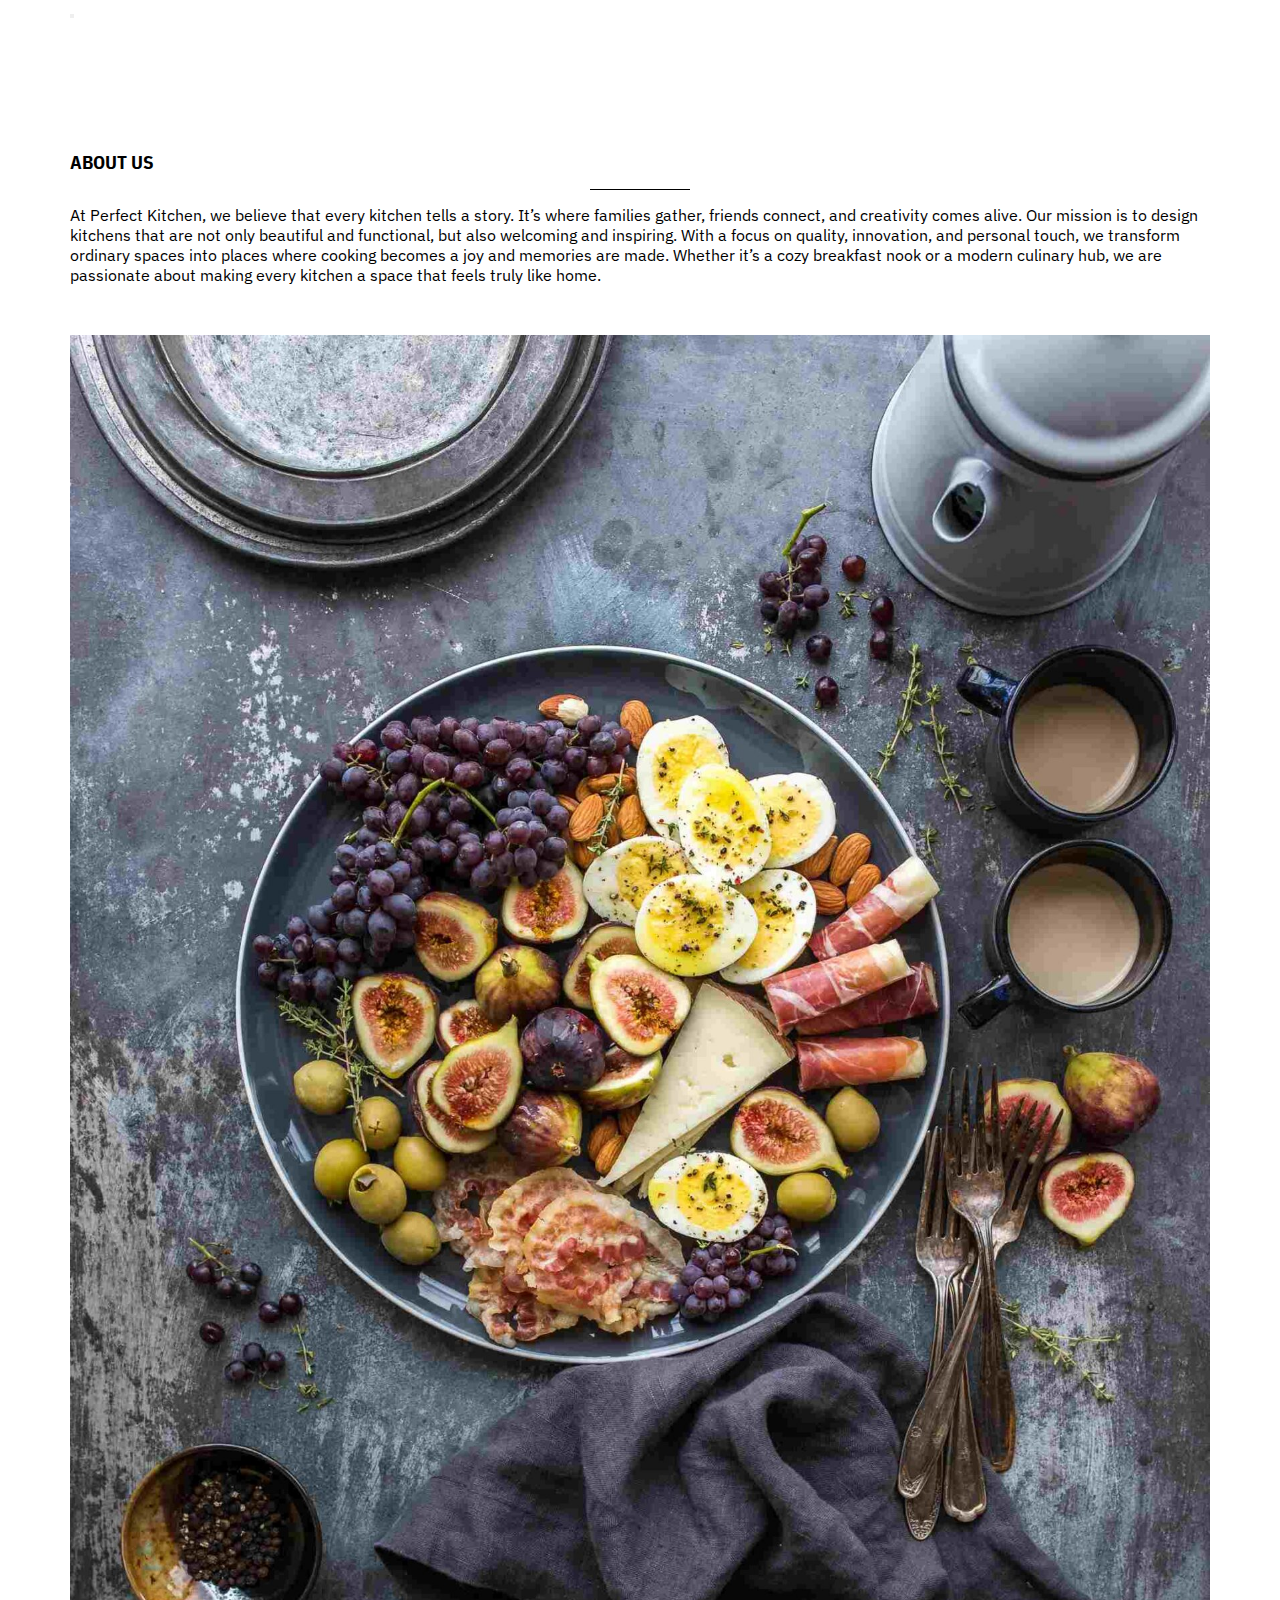
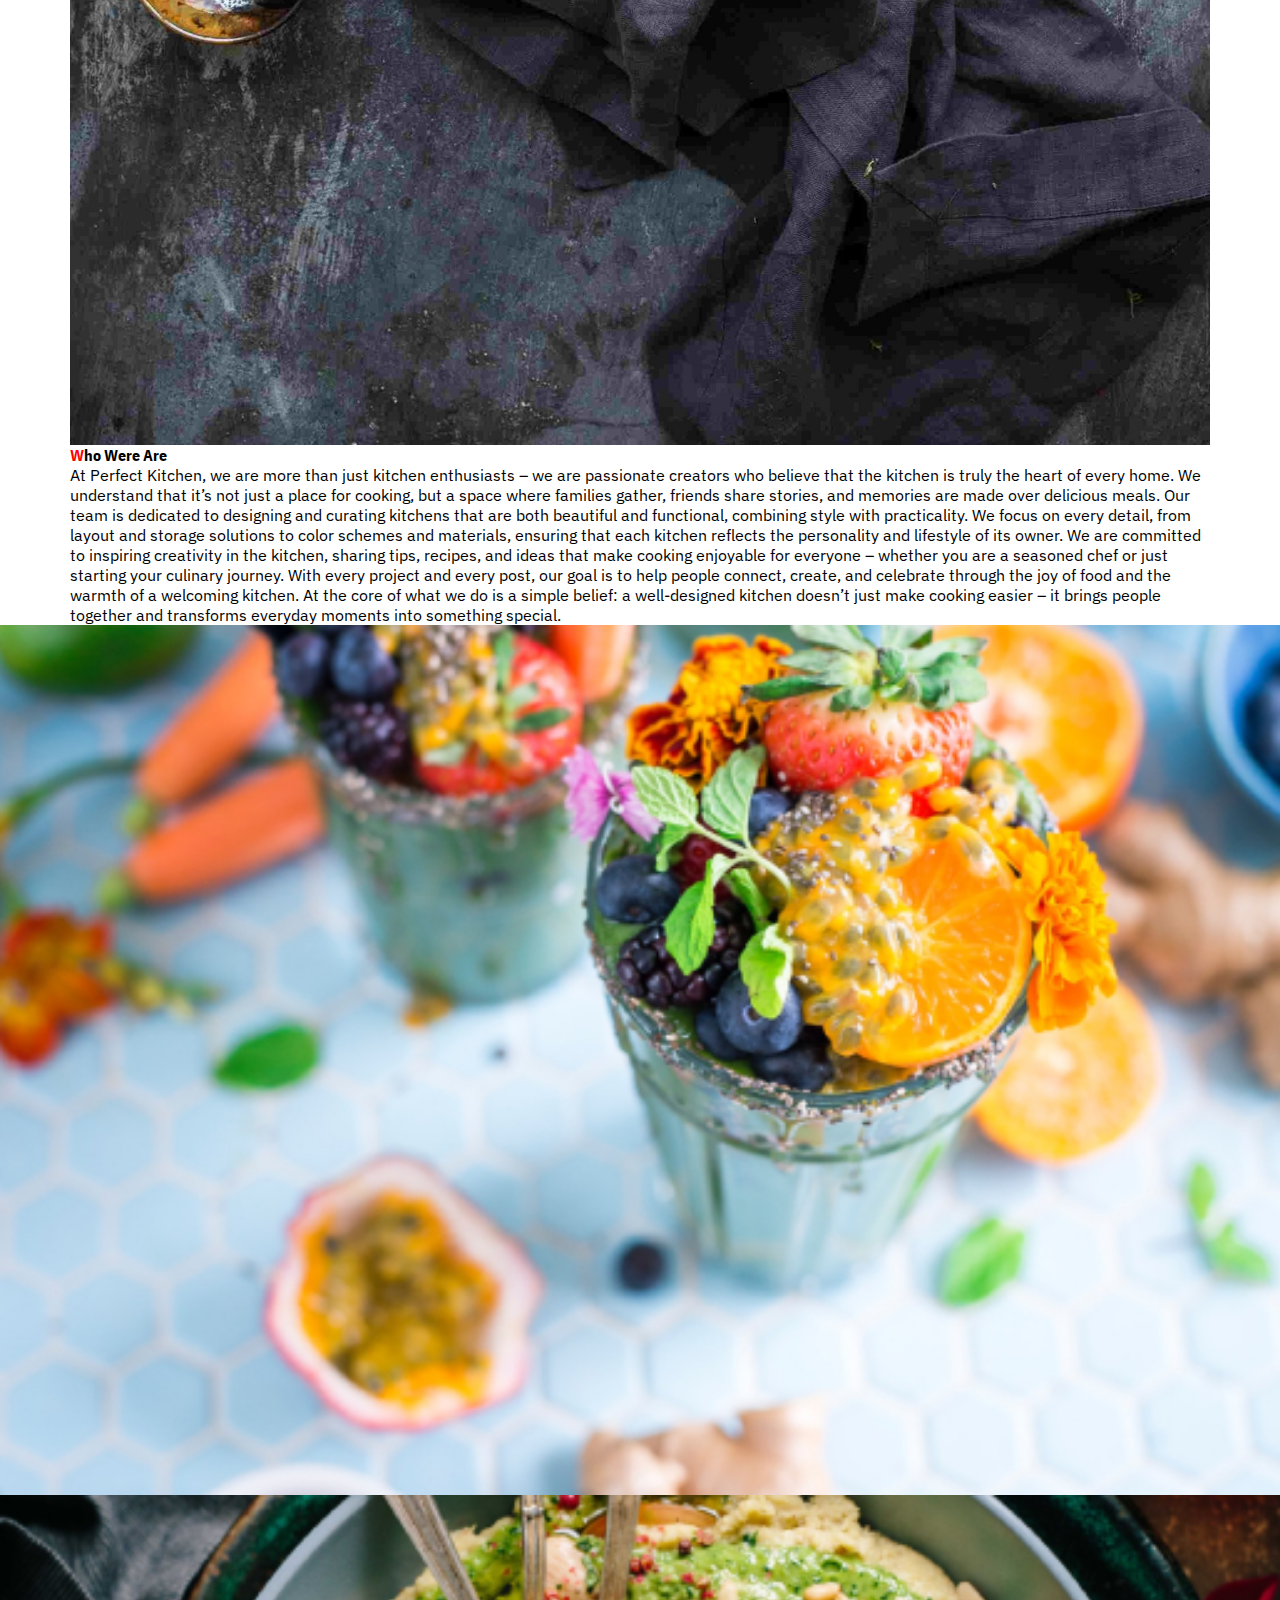
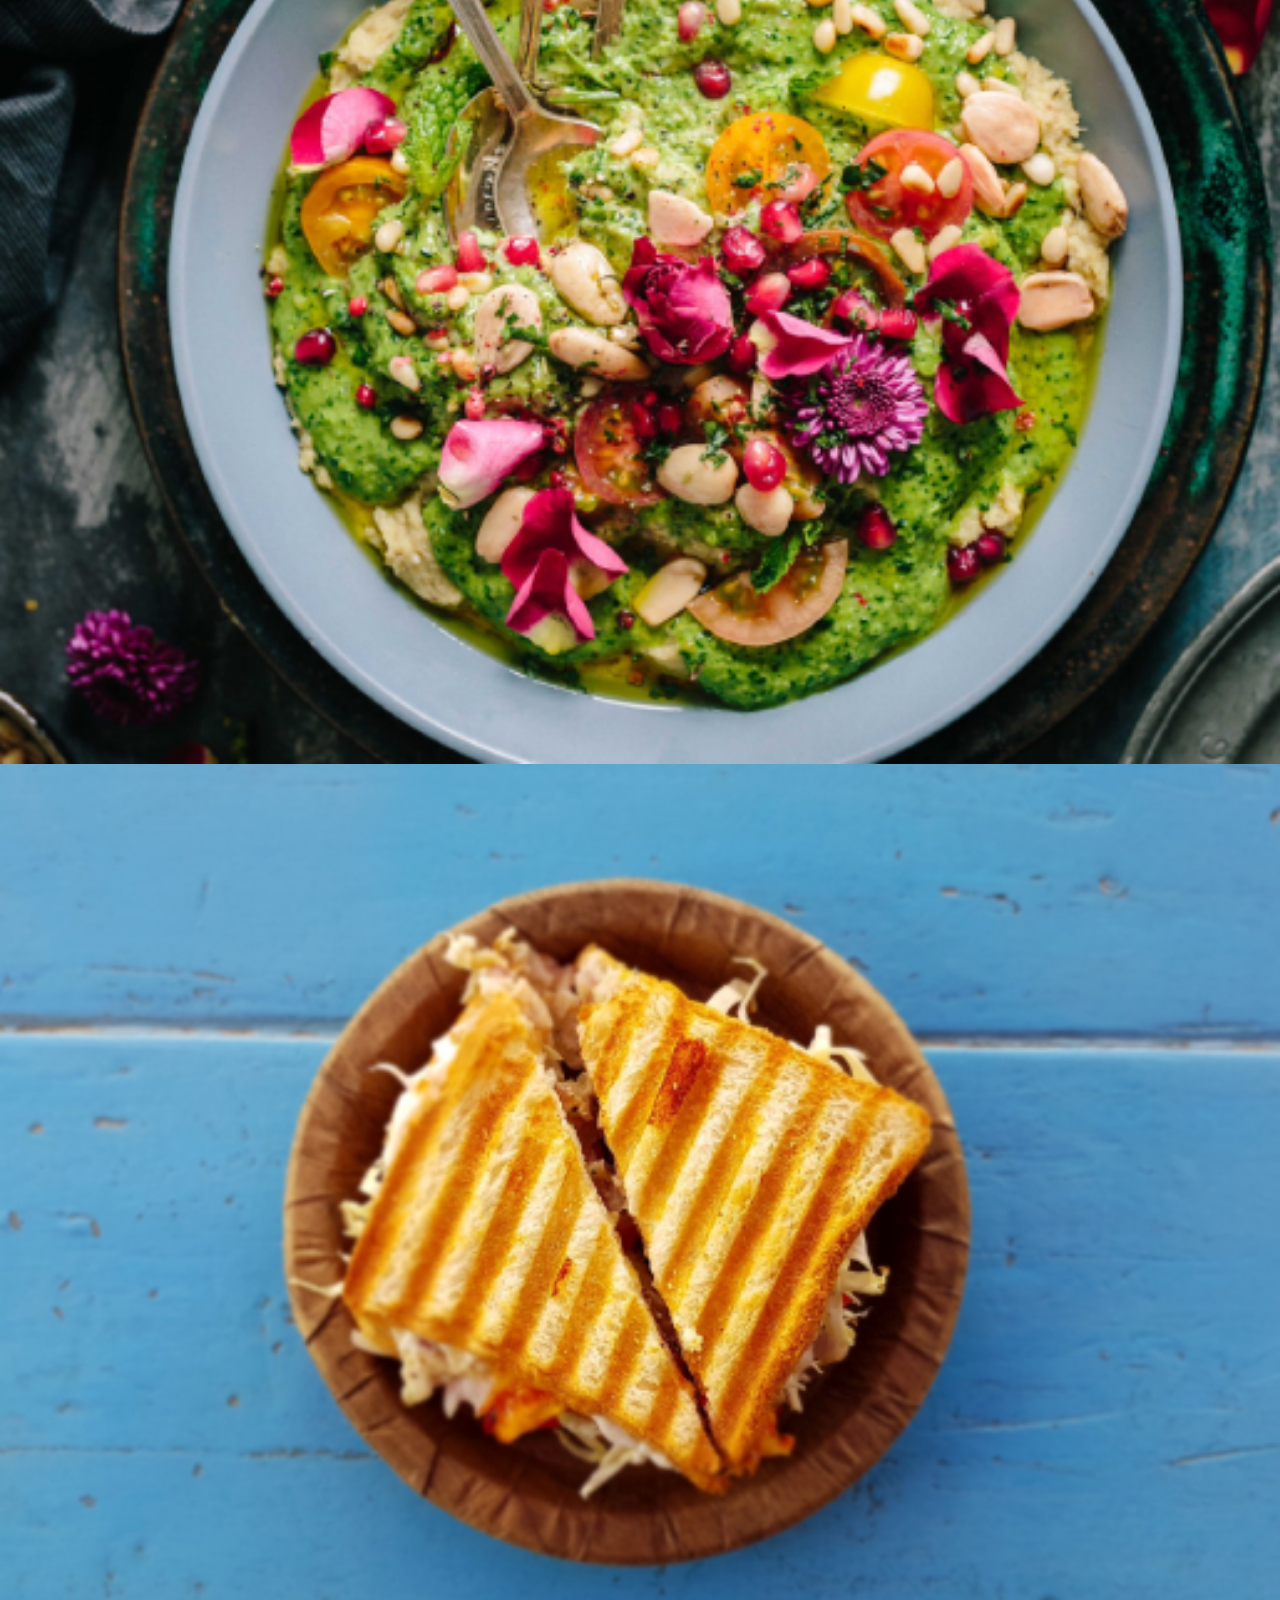
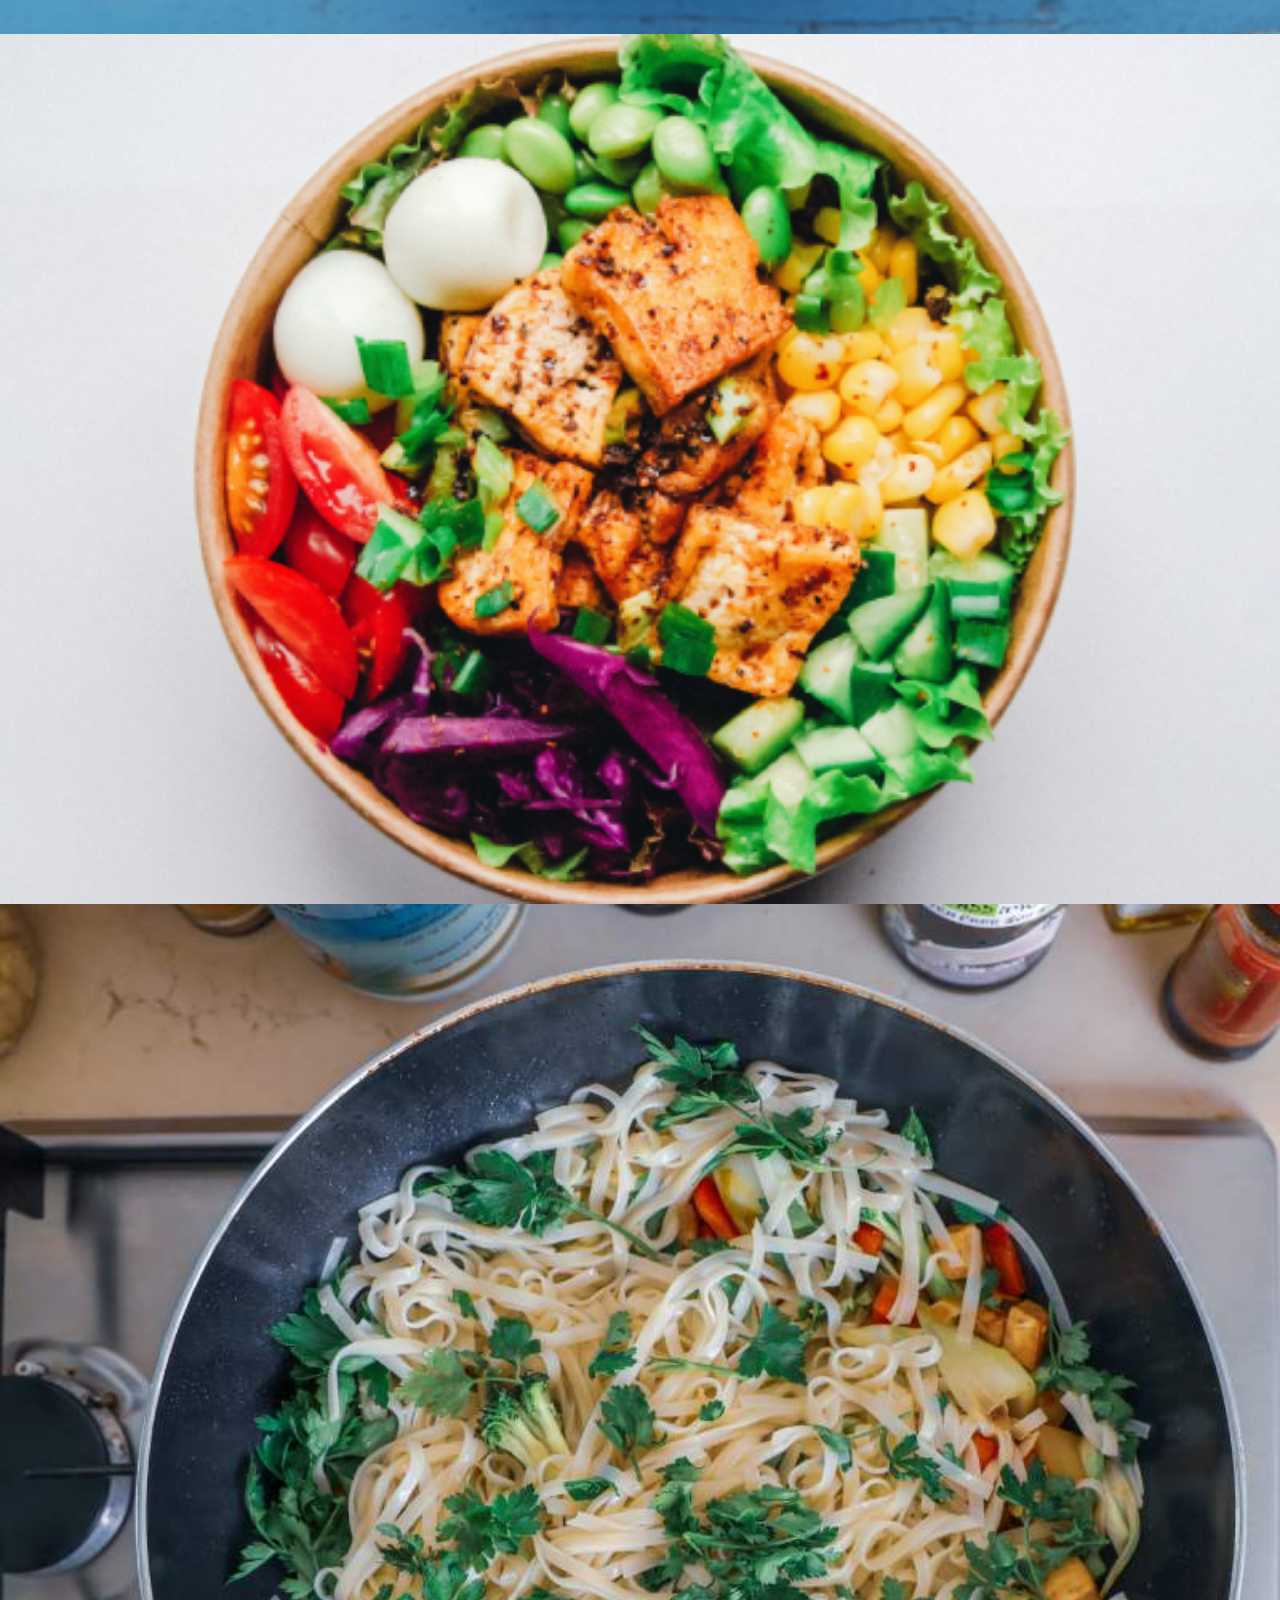
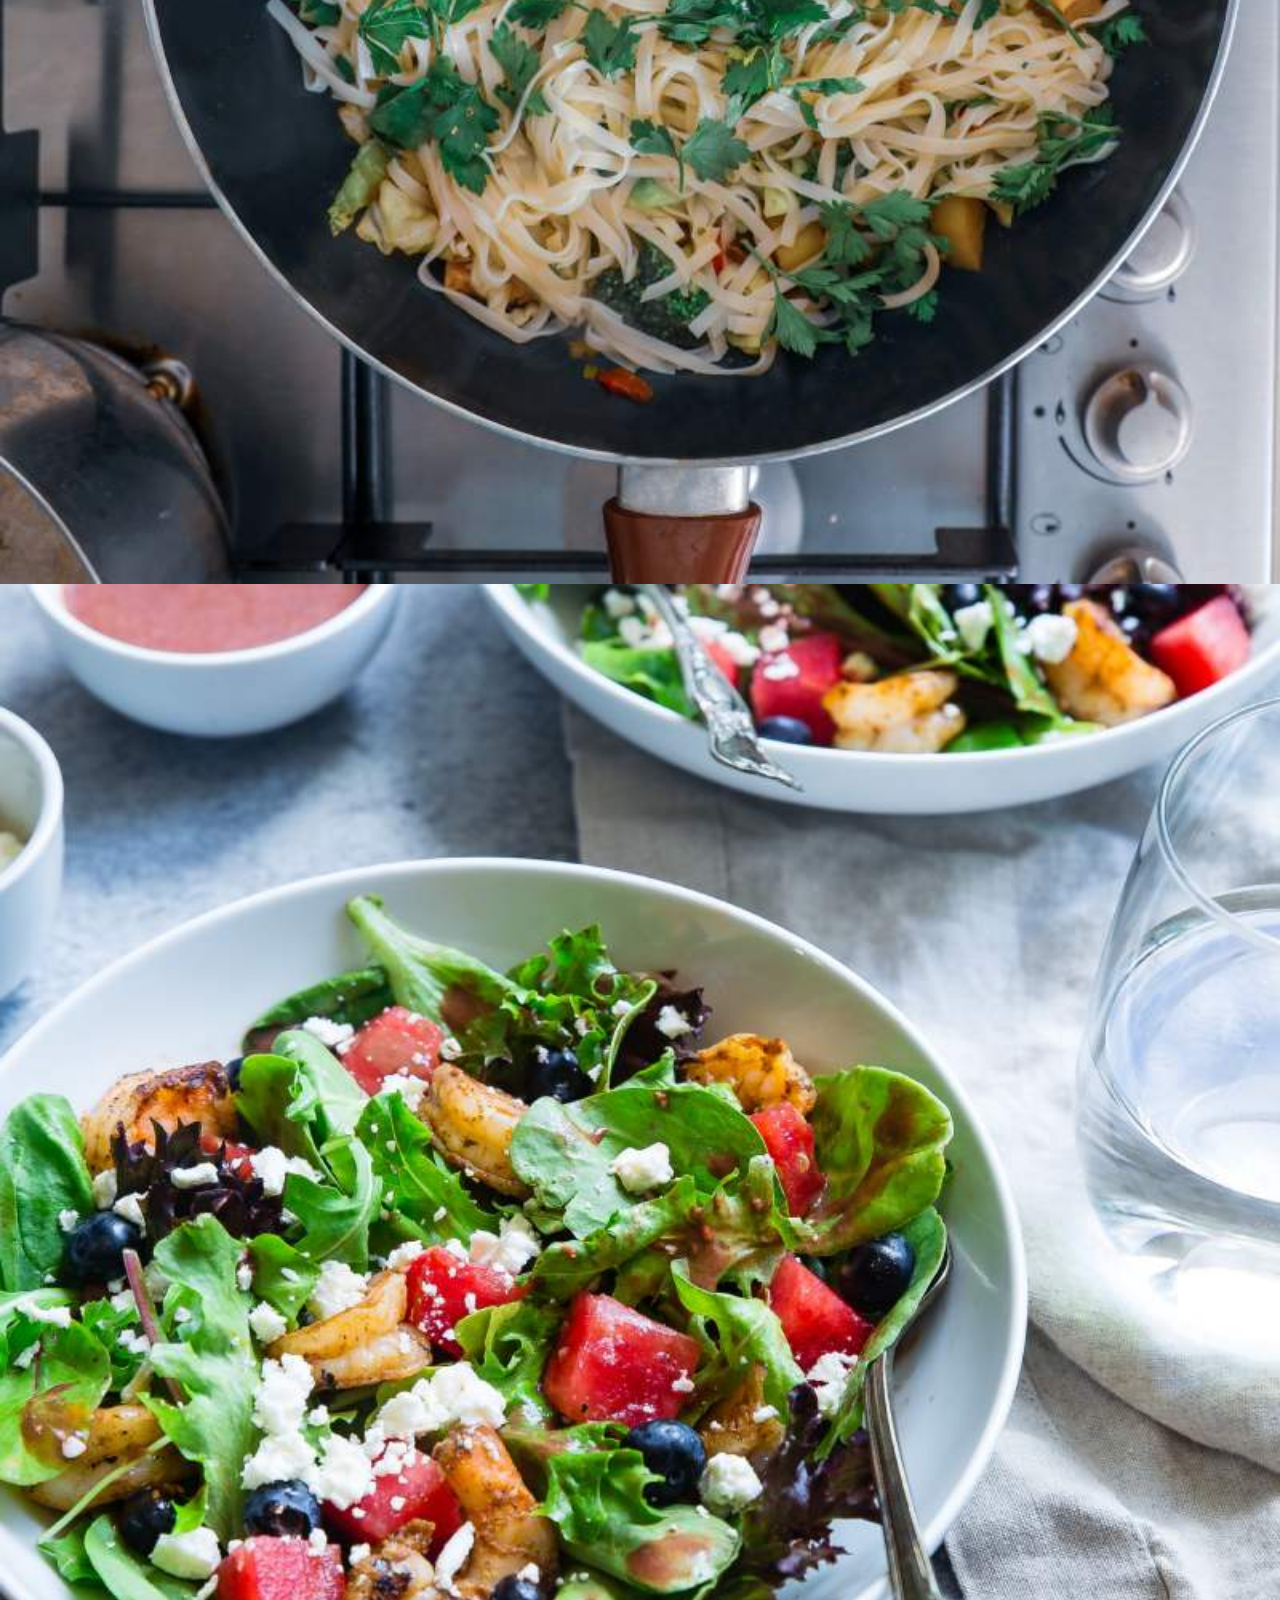
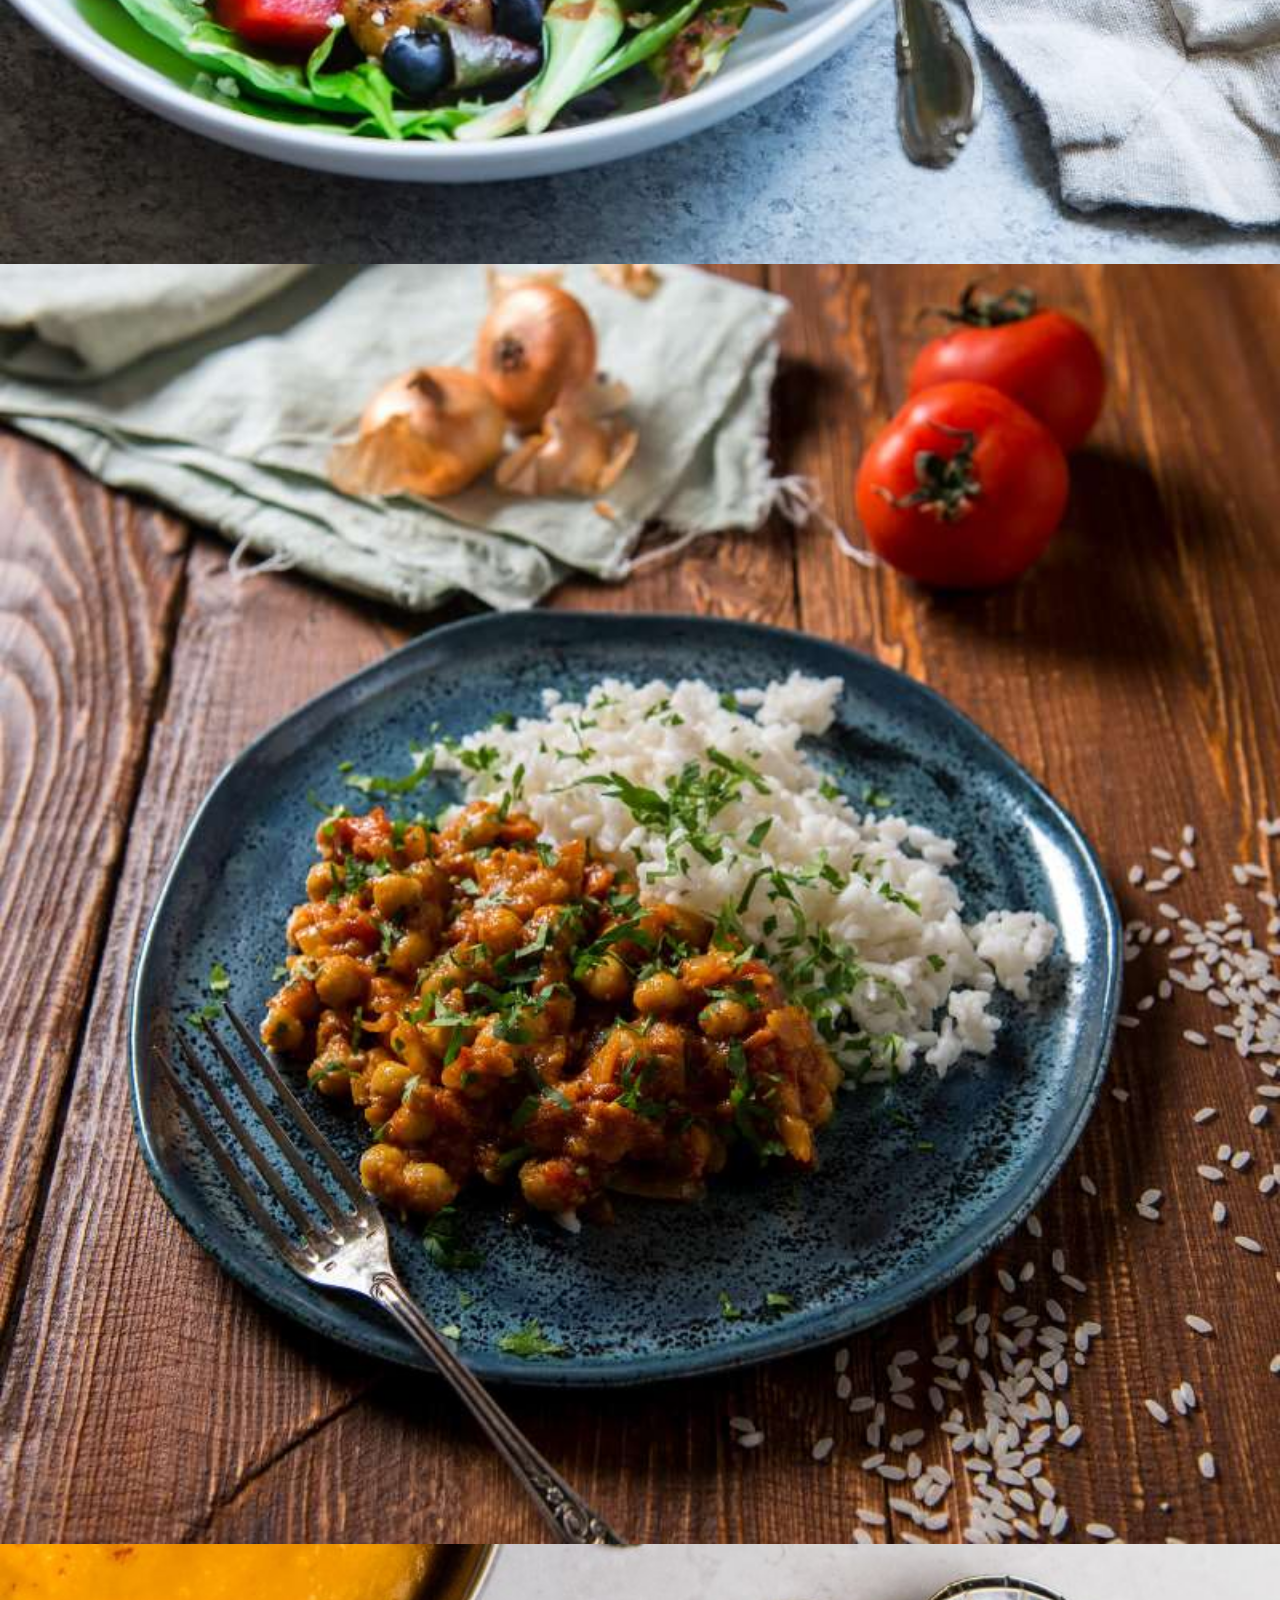
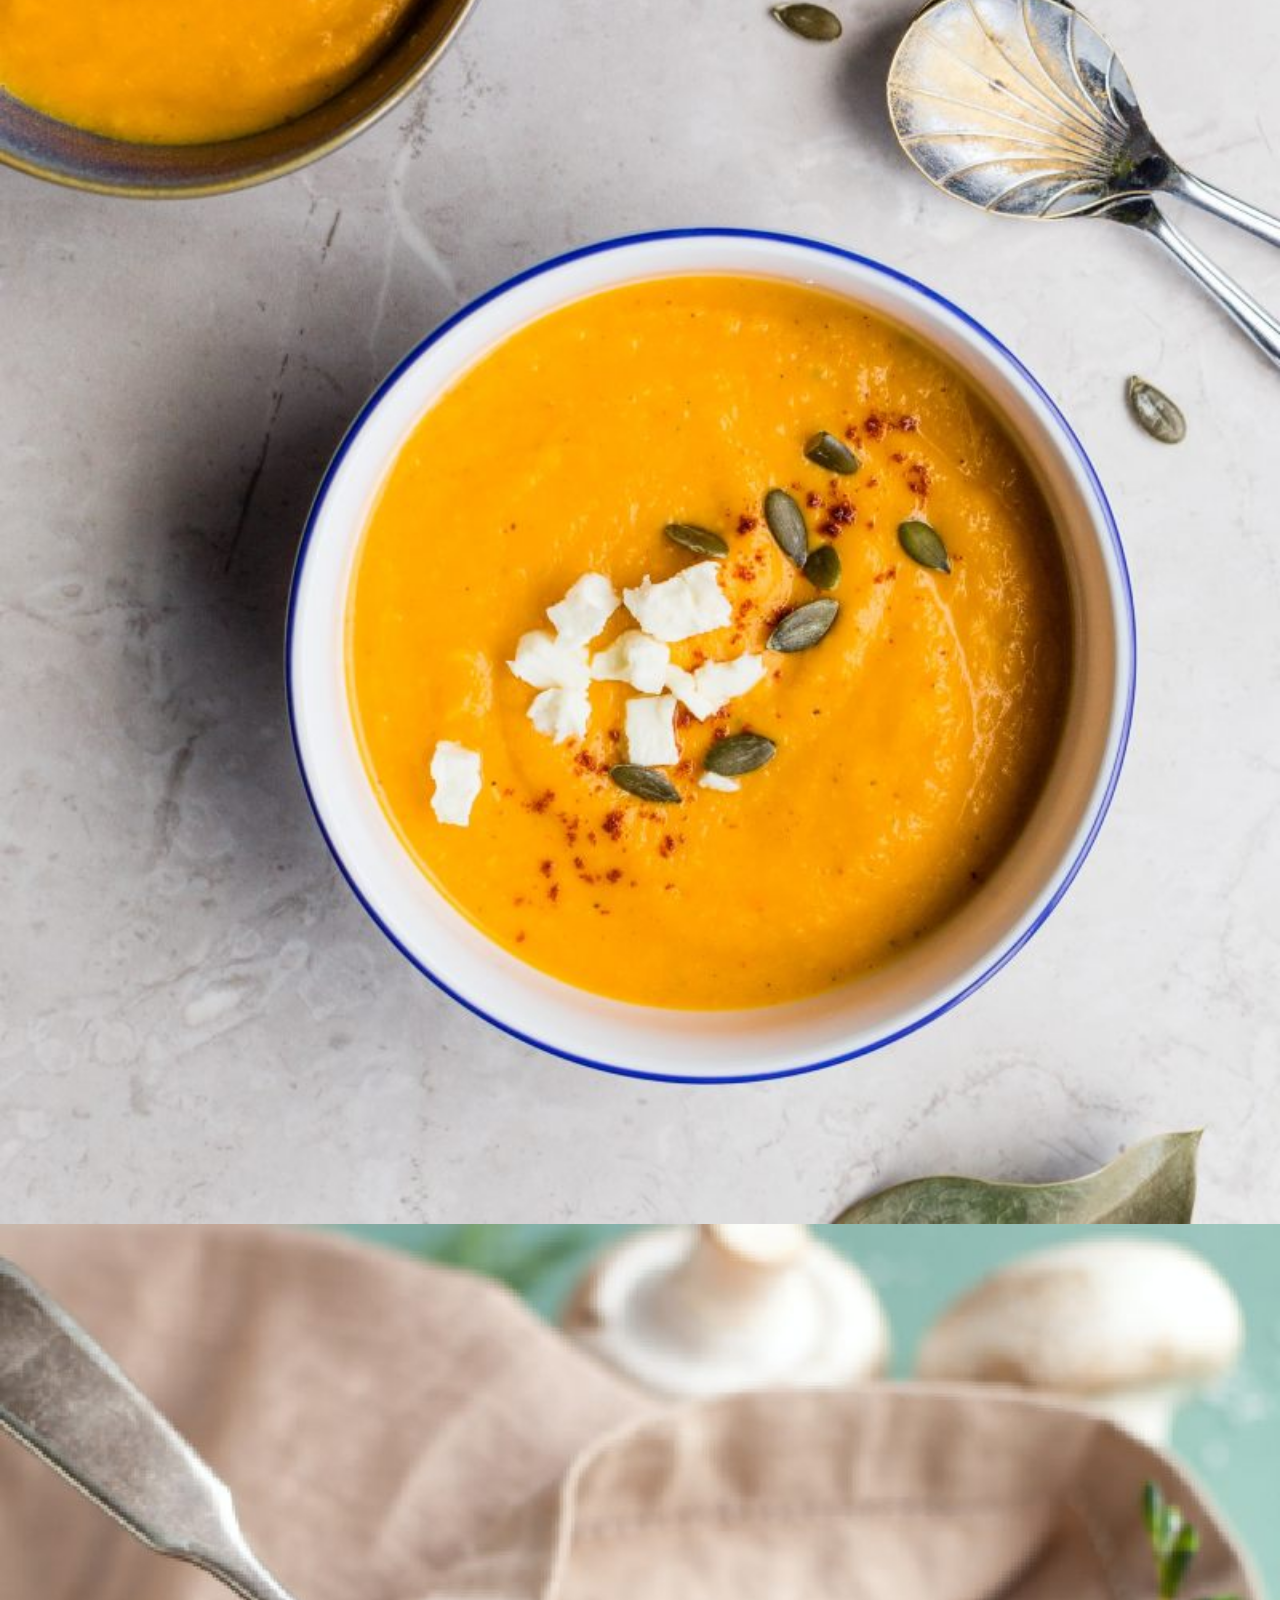
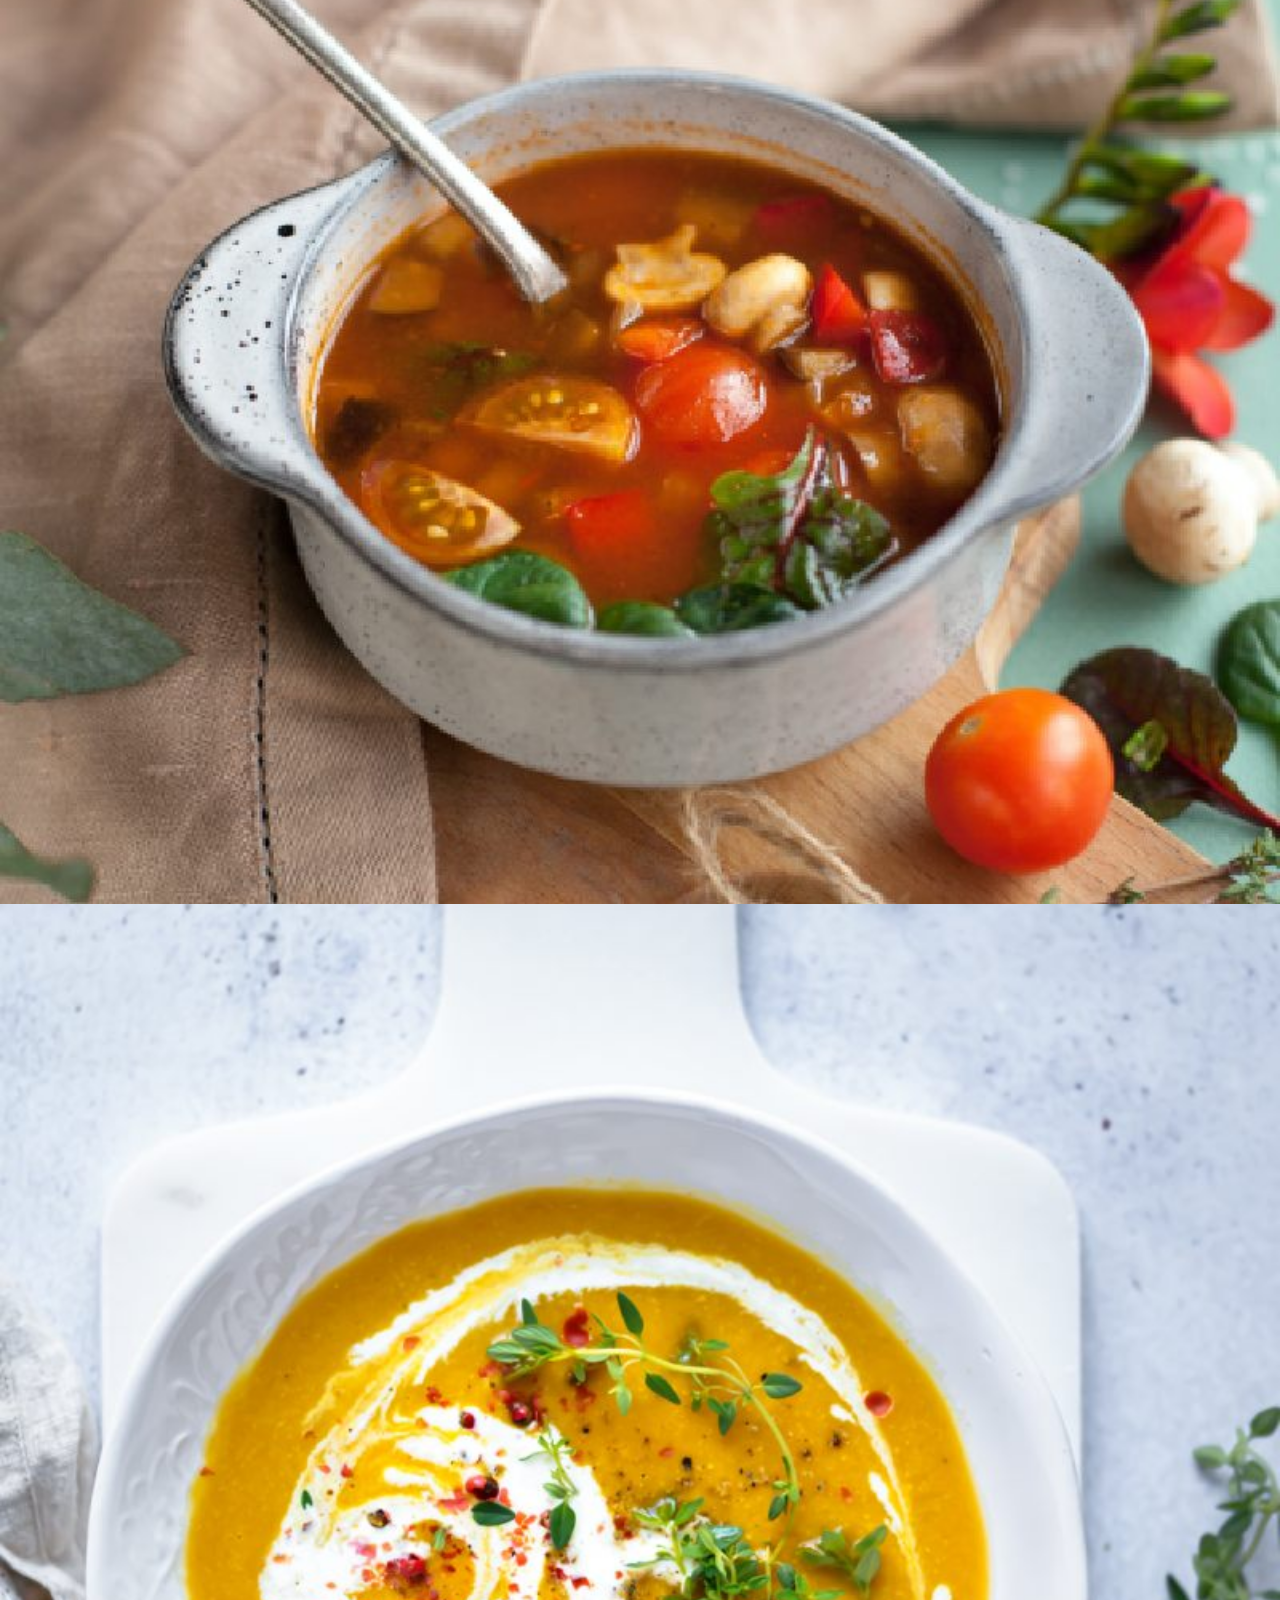
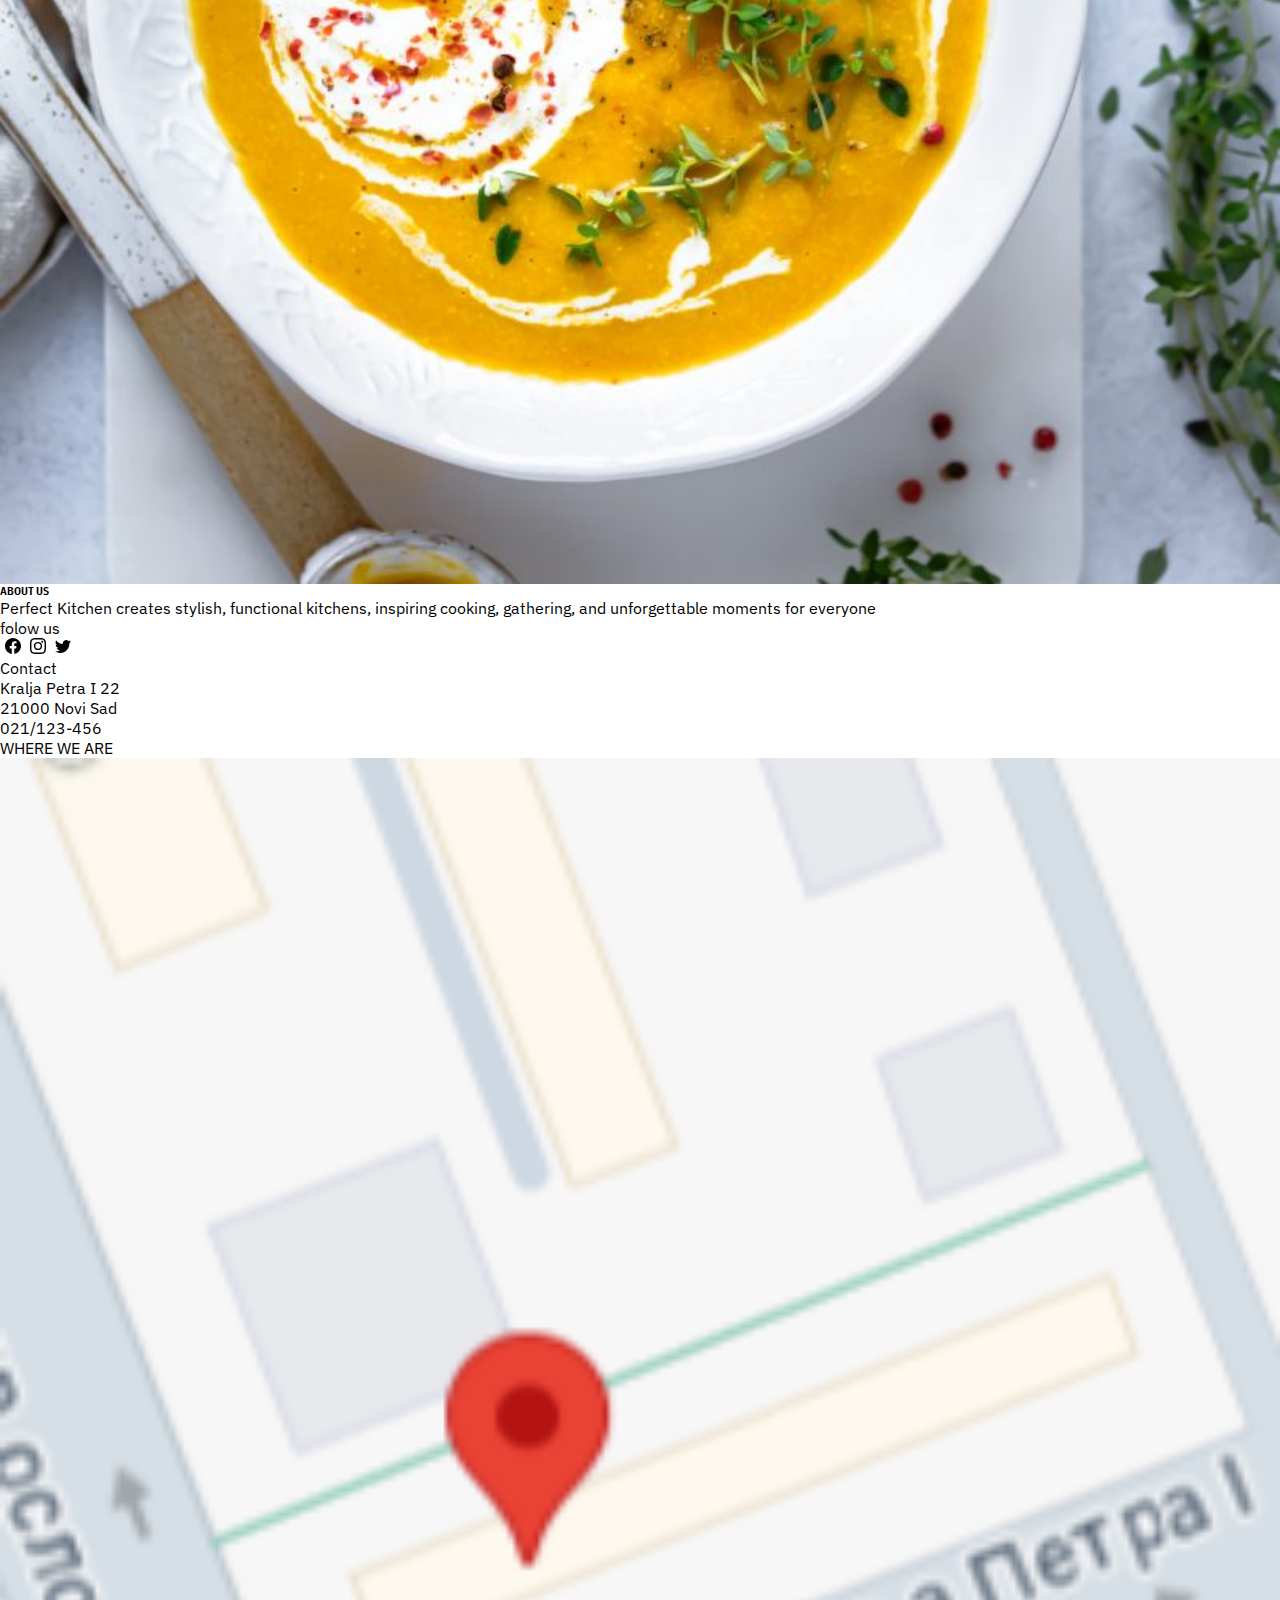
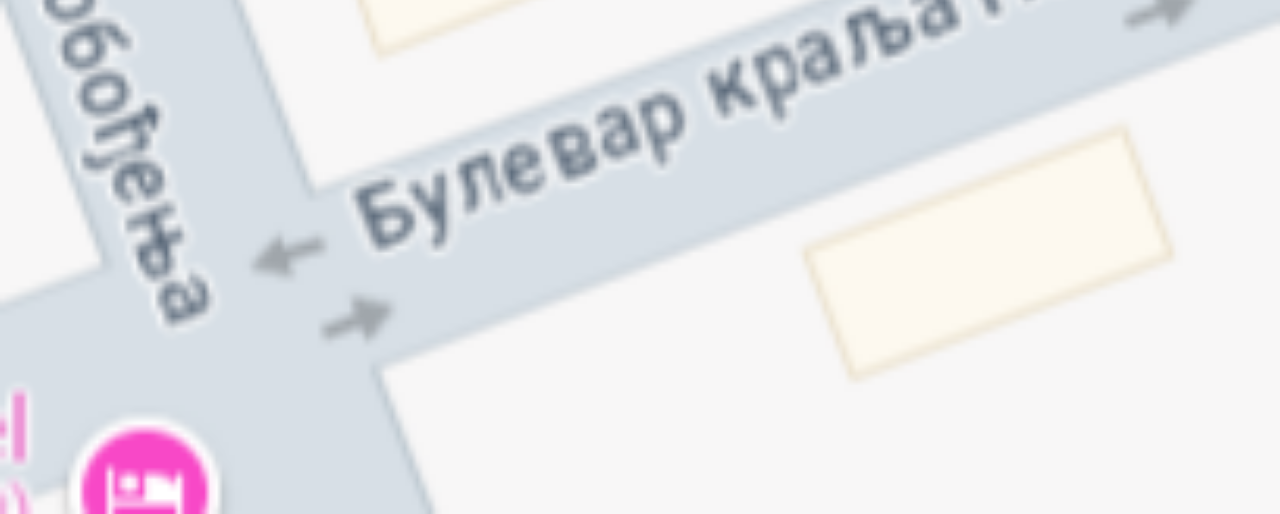
<file: Zadatak Kitchen/about.html>
<!DOCTYPE html>
<html lang="en">

<head>
    <meta charset="UTF-8">
    <meta name="viewport" content="width=device-width, initial-scale=1.0">
    <title>Restaurant</title>
    <link href="https://cdn.jsdelivr.net/npm/bootstrap@5.2.3/dist/css/bootstrap.min.css" rel="stylesheet" integrity="sha384-rbsA2VBKQhggwzxH7pPCaAqO46MgnOM80zW1RWuH61DGLwZJEdK2Kadq2F9CUG65" crossorigin="anonymous">
    <link rel="stylesheet" href="https://use.fontawesome.com/releases/v5.15.4/css/all.css"
        integrity="sha384-DyZ88mC6Up2uqS4h/KRgHuoeGwBcD4Ng9SiP4dIRy0EXTlnuz47vAwmeGwVChigm" crossorigin="anonymous">
    <link rel="stylesheet" href="style.css">
  </head>

<body>
   <header class="header-ab"> 
    <nav class="navbar navbar-expand-sm bg-transparent ">
      <div class="container-fluid ">
        <a class="navbar-brand text-dark fw-bold fs-5 fst-italic" href="#">My blog</a>
        <button class="navbar-toggler" type="button" data-bs-toggle="collapse" data-bs-target="#navbarNav" aria-controls="navbarNav" aria-expanded="false" aria-label="Toggle navigation">
          <span class="navbar-toggler-icon"></span>
        </button>
        <div class="collapse navbar-collapse" id="navbarNav">
          <ul class="navbar-nav ms-auto fst-italic ">
            <li class="nav-item">
              <a class="nav-link active text-dark" aria-current="page" href="index.html">Home</a>
            </li>
            <li class="nav-item">
              <a class="nav-link text-dark" href="blog.html">blog</a>
            </li>
            <li class="nav-item">
              <a class="nav-link text-dark" href="about.html">about</a>
            </li>
          </ul>
        </div>
      </div>
    </nav>
  </header>  

 
  <section class="container">
    <div class="about-p">
      <h3 class="fw-bold text-center">About us</h3><hr>
      <p class="ms-5 text-center">At Perfect Kitchen, we believe that every kitchen tells a story. It’s where families gather, friends connect, and creativity comes alive. Our mission is to design kitchens that are not only beautiful and functional, but also welcoming and inspiring.
      With a focus on quality, innovation, and personal touch, we transform ordinary spaces into places where cooking becomes a joy and memories are made. Whether it’s a cozy breakfast nook or a modern culinary hub, we are passionate about making every kitchen a space that feels truly like home.</p>
     </div>
 <article class="abt-r d-flex ms-5 about-us">    
    <div class="w-50 p-3">  
      <figure>
        <img src="img/image5-scaled.jpg" alt="fresh and taste">
      </figure>
    </div>
    <div class="container">  
      <h4 class="fw-bold fs-5">Who were are</h4>
      <p>At Perfect Kitchen, we are more than just kitchen enthusiasts – we are passionate creators who believe that the kitchen is truly the heart of every home. We understand that it’s not just a place for cooking, but a space where families gather, friends share stories, and memories are made over delicious meals.
      Our team is dedicated to designing and curating kitchens that are both beautiful and functional, combining style with practicality. We focus on every detail, from layout and storage solutions to color schemes and materials, ensuring that each kitchen reflects the personality and lifestyle of its owner.
      We are committed to inspiring creativity in the kitchen, sharing tips, recipes, and ideas that make cooking enjoyable for everyone – whether you are a seasoned chef or just starting your culinary journey. With every project and every post, our goal is to help people connect, create, and celebrate through the joy of food and the warmth of a welcoming kitchen.
      At the core of what we do is a simple belief: a well-designed kitchen doesn’t just make cooking easier – it brings people together and transforms everyday moments into something special.</p>
    </div> 
  </article>   
</section>

<section class=" py-5">
 <div class="gal-r d-sm-flex justify-content-colmn"> 
     <figure class="mb-0">
        <img src="img/image1.jpg" class="img-fluid" alt="Fresh Berry Delight">
     </figure>   
     <figure class="mb-0">
        <img src="img/image2.jpg" class="img-fluid" alt="Green Energy Bowl">
     </figure> 
     <figure class="mb-0">
        <img src="img/image3.jpg" class="img-fluid" alt="Grilled Sandwich Duo">
     </figure> 
     <figure class="mb-0">
        <img src="img/image4.jpg" class="img-fluid" alt="Grilled Meat Veggie Bowl">
     </figure>
 </div> 
 <div class="gal-r d-md-flex justify-content-colmn"> 
     <figure class="mb-0">
        <img src="img/specialities1.jpg" class="img-fluid" alt="Noodle">
     </figure>
     <figure class="mb-0">
        <img src="img/specialities2.jpg" class="img-fluid" alt="Healthy Bowl">
     </figure>
     <figure class="mb-0">
        <img src="img/specialities3.jpg" class="img-fluid" alt="Hearty Rice & Meat">
     </figure> 
     <figure class="mb-0">
        <img src="img/resturant1.jpg" class="img-fluid" alt="Pumpkin Soup with Cream">
     </figure>
     <figure class="mb-0">
        <img src="img/resturant2.jpg" class="img-fluid" alt="Healthy soup">
     </figure> 
     <figure class="mb-0">
        <img src="img/resturant3.jpg" class="img-fluid" alt="Pumpkin Soup with Cream">
     </figure> 
   </div>                                                            
</section>


<!----- footer --->

<footer class="bg-dark d-md-flex  py-5">
  <div class="ms-5 w-50 mt-3">
    <h6 class="text-white fw-bold">About us</h6>
    <p class="text-white ">Perfect Kitchen creates stylish, functional kitchens, inspiring cooking, gathering, and
      unforgettable moments for everyone</p>
  </div>
  <div class="foot-r me-5">
    <p class="text-uppercase fw-bold text-warning">folow us</p>
    <svg xmlns="http://www.w3.org/2000/svg" width="16" height="16" fill="currentColor" class="bi bi-facebook bg-white"
      viewBox="0 0 16 16">
      <path
        d="M16 8.049c0-4.446-3.582-8.05-8-8.05C3.58 0-.002 3.603-.002 8.05c0 4.017 2.926 7.347 6.75 7.951v-5.625h-2.03V8.05H6.75V6.275c0-2.017 1.195-3.131 3.022-3.131.876 0 1.791.157 1.791.157v1.98h-1.009c-.993 0-1.303.621-1.303 1.258v1.51h2.218l-.354 2.326H9.25V16c3.824-.604 6.75-3.934 6.75-7.951" />
    </svg>
    <svg xmlns="http://www.w3.org/2000/svg" width="16" height="16" fill="currentColor" class="bi bi-instagram bg-white"
      viewBox="0 0 16 16">
      <path
        d="M8 0C5.829 0 5.556.01 4.703.048 3.85.088 3.269.222 2.76.42a3.9 3.9 0 0 0-1.417.923A3.9 3.9 0 0 0 .42 2.76C.222 3.268.087 3.85.048 4.7.01 5.555 0 5.827 0 8.001c0 2.172.01 2.444.048 3.297.04.852.174 1.433.372 1.942.205.526.478.972.923 1.417.444.445.89.719 1.416.923.51.198 1.09.333 1.942.372C5.555 15.99 5.827 16 8 16s2.444-.01 3.298-.048c.851-.04 1.434-.174 1.943-.372a3.9 3.9 0 0 0 1.416-.923c.445-.445.718-.891.923-1.417.197-.509.332-1.09.372-1.942C15.99 10.445 16 10.173 16 8s-.01-2.445-.048-3.299c-.04-.851-.175-1.433-.372-1.941a3.9 3.9 0 0 0-.923-1.417A3.9 3.9 0 0 0 13.24.42c-.51-.198-1.092-.333-1.943-.372C10.443.01 10.172 0 7.998 0zm-.717 1.442h.718c2.136 0 2.389.007 3.232.046.78.035 1.204.166 1.486.275.373.145.64.319.92.599s.453.546.598.92c.11.281.24.705.275 1.485.039.843.047 1.096.047 3.231s-.008 2.389-.047 3.232c-.035.78-.166 1.203-.275 1.485a2.5 2.5 0 0 1-.599.919c-.28.28-.546.453-.92.598-.28.11-.704.24-1.485.276-.843.038-1.096.047-3.232.047s-2.39-.009-3.233-.047c-.78-.036-1.203-.166-1.485-.276a2.5 2.5 0 0 1-.92-.598 2.5 2.5 0 0 1-.6-.92c-.109-.281-.24-.705-.275-1.485-.038-.843-.046-1.096-.046-3.233s.008-2.388.046-3.231c.036-.78.166-1.204.276-1.486.145-.373.319-.64.599-.92s.546-.453.92-.598c.282-.11.705-.24 1.485-.276.738-.034 1.024-.044 2.515-.045zm4.988 1.328a.96.96 0 1 0 0 1.92.96.96 0 0 0 0-1.92m-4.27 1.122a4.109 4.109 0 1 0 0 8.217 4.109 4.109 0 0 0 0-8.217m0 1.441a2.667 2.667 0 1 1 0 5.334 2.667 2.667 0 0 1 0-5.334" />
    </svg>
    <svg xmlns="http://www.w3.org/2000/svg" width="16" height="16" fill="currentColor" class="bi bi-twitter bg-white"
      viewBox="0 0 16 16">
      <path
        d="M5.026 15c6.038 0 9.341-5.003 9.341-9.334q.002-.211-.006-.422A6.7 6.7 0 0 0 16 3.542a6.7 6.7 0 0 1-1.889.518 3.3 3.3 0 0 0 1.447-1.817 6.5 6.5 0 0 1-2.087.793A3.286 3.286 0 0 0 7.875 6.03a9.32 9.32 0 0 1-6.767-3.429 3.29 3.29 0 0 0 1.018 4.382A3.3 3.3 0 0 1 .64 6.575v.045a3.29 3.29 0 0 0 2.632 3.218 3.2 3.2 0 0 1-.865.115 3 3 0 0 1-.614-.057 3.28 3.28 0 0 0 3.067 2.277A6.6 6.6 0 0 1 .78 13.58a6 6 0 0 1-.78-.045A9.34 9.34 0 0 0 5.026 15" />
    </svg>
  </div>
  <div class="foot-r1 text-white ms-5">
    <p class="fw-bold  me-5">Contact</p>
    <p>Kralja Petra I 22</p>
    <p>21000 Novi Sad</p>
    <p>021/123-456</p>
  </div>
  <div class="foot-r2">
    <p class="fw-bold text-warning ms-5">WHERE WE ARE</p>
    <img src="img/Screenshot(3).jpg" alt="lokacija kontakta" class="img-fluid w-50 ms-5">

  </div>
</footer>

 <script src="https://cdn.jsdelivr.net/npm/bootstrap@5.2.3/dist/js/bootstrap.bundle.min.js"></script>

</body>
</html>
</file>
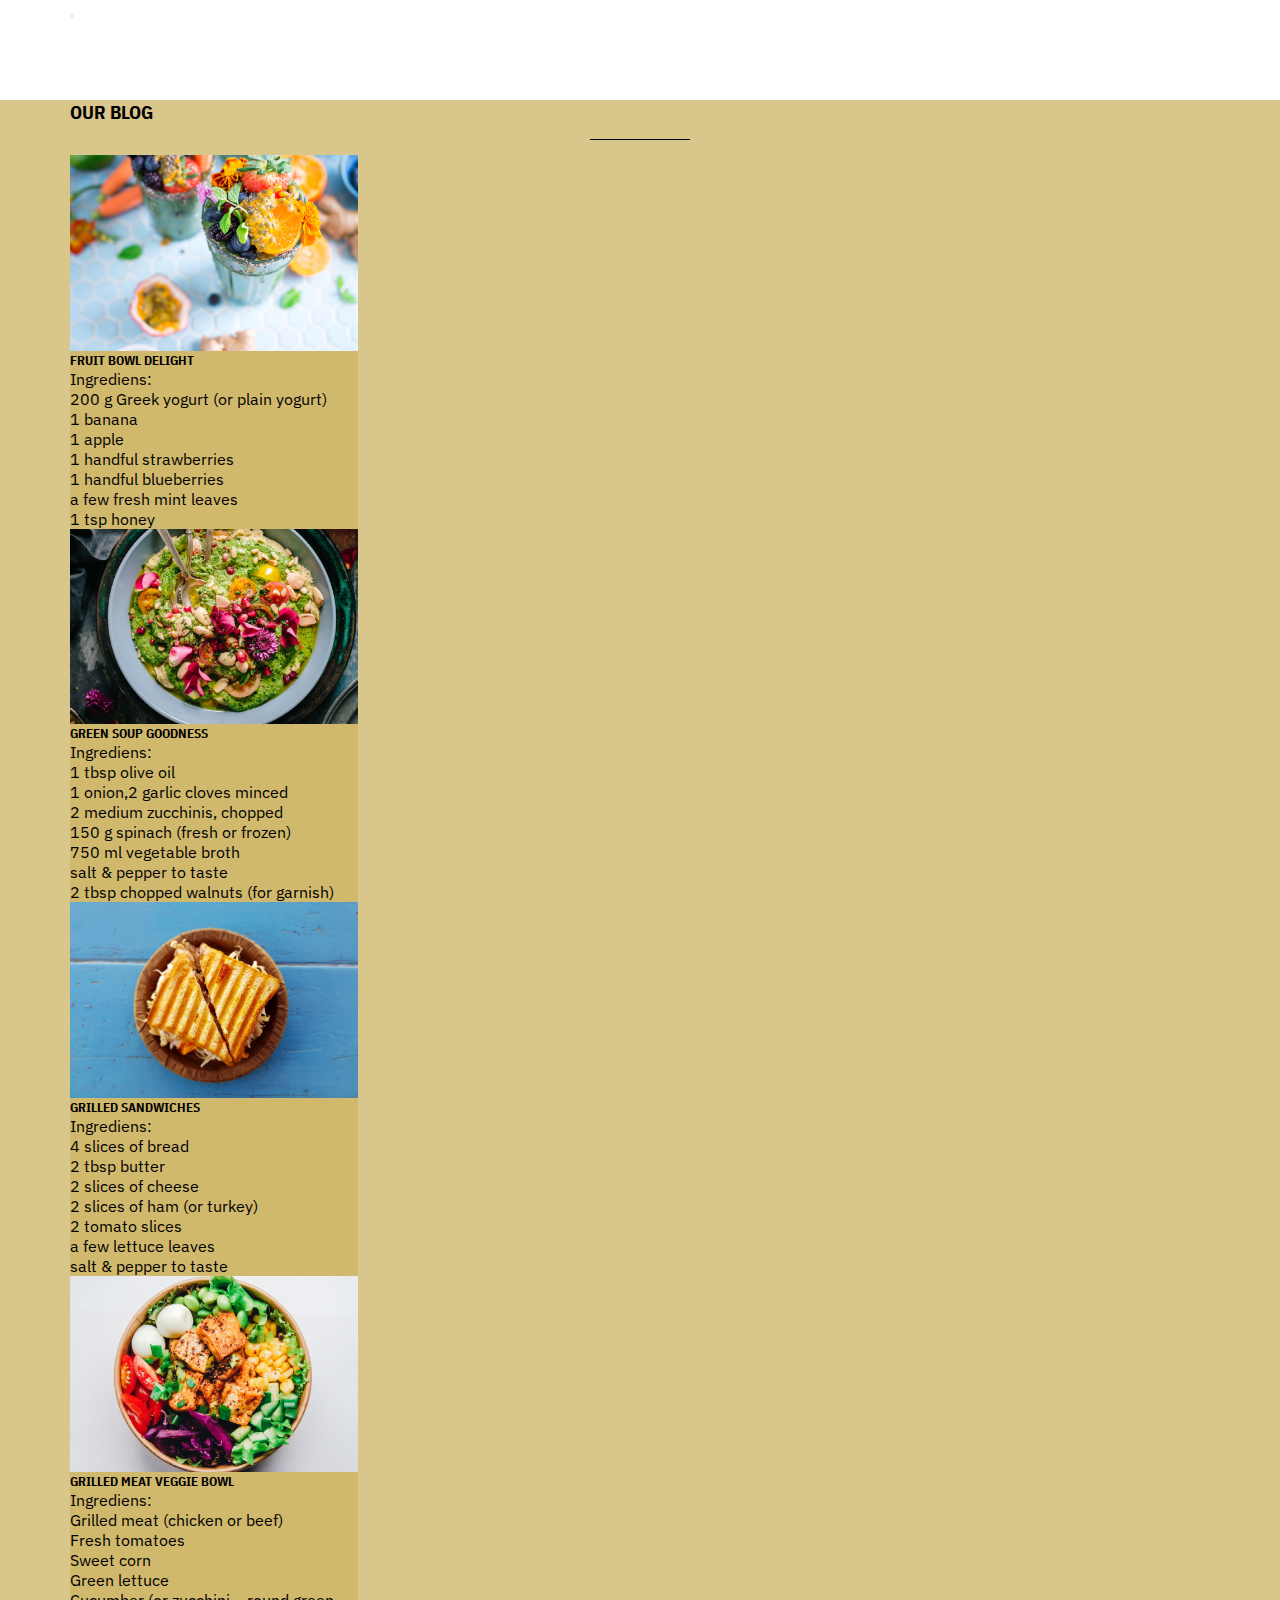
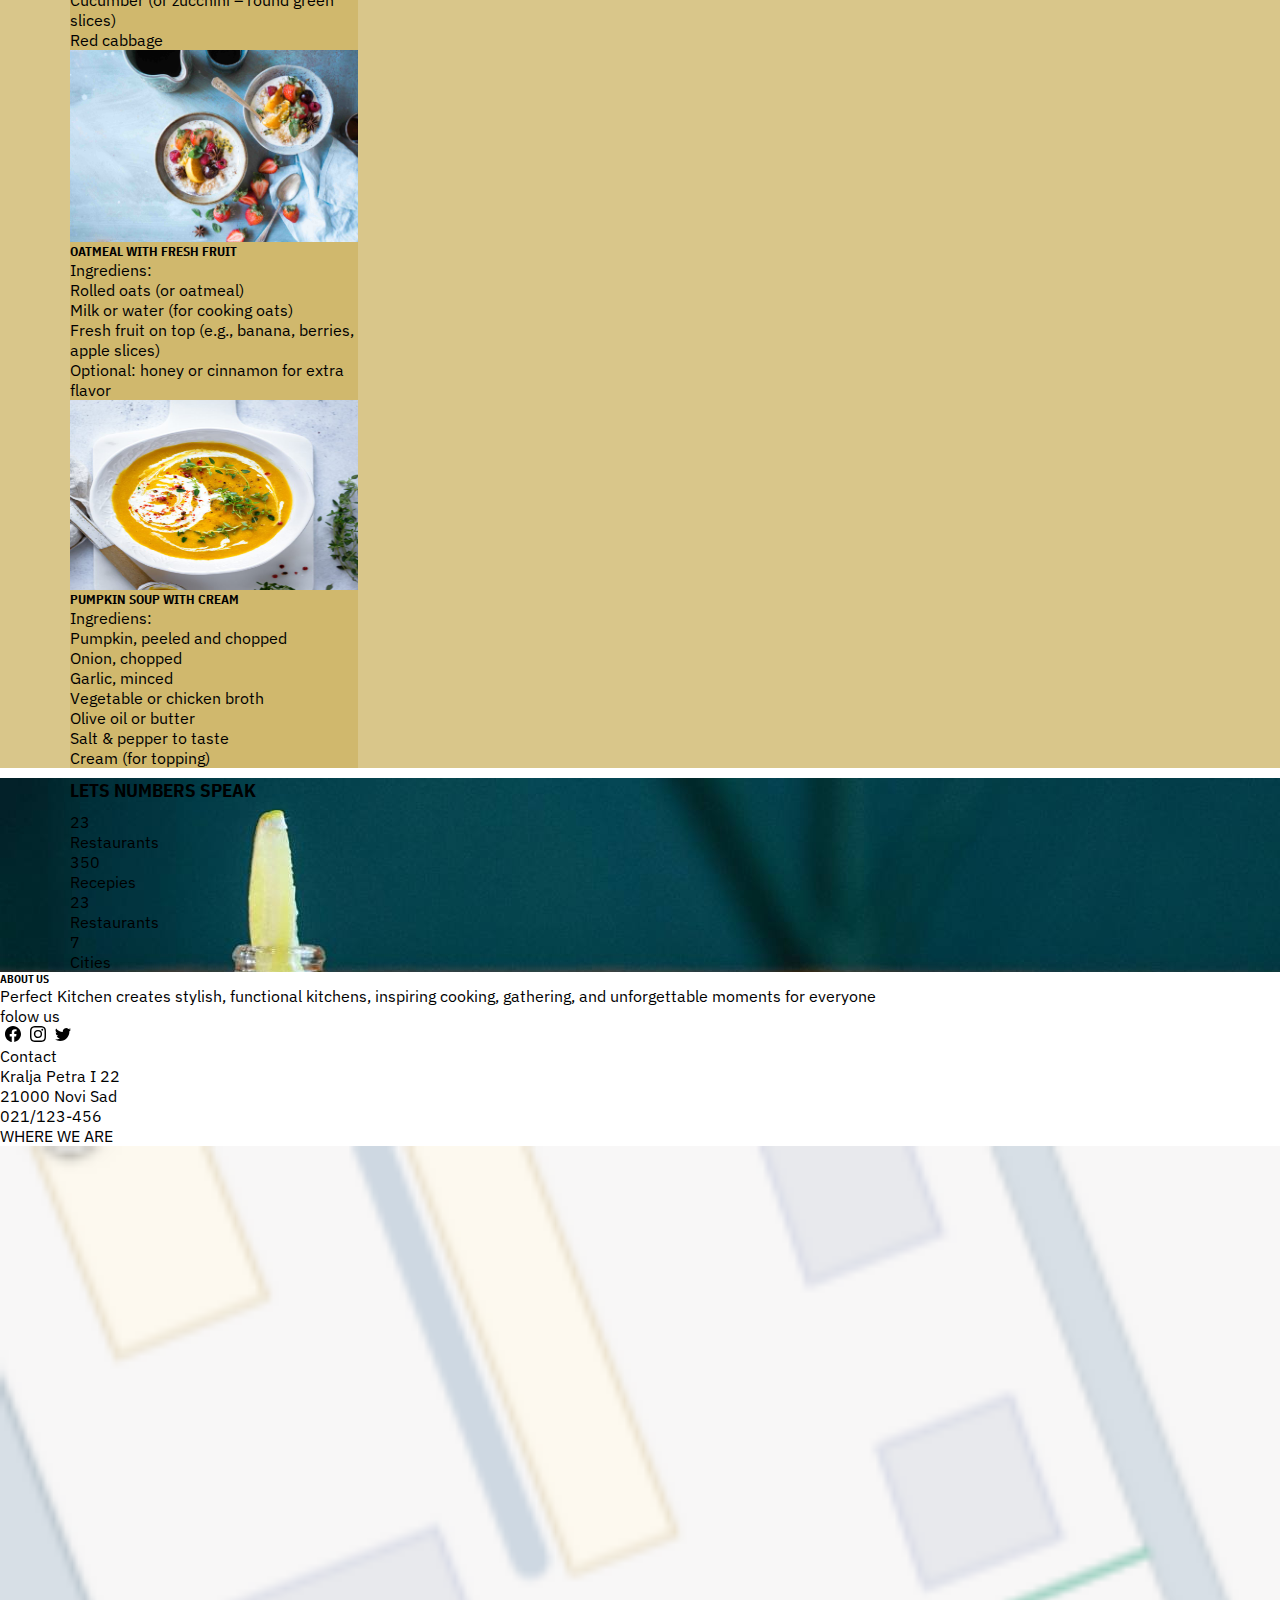
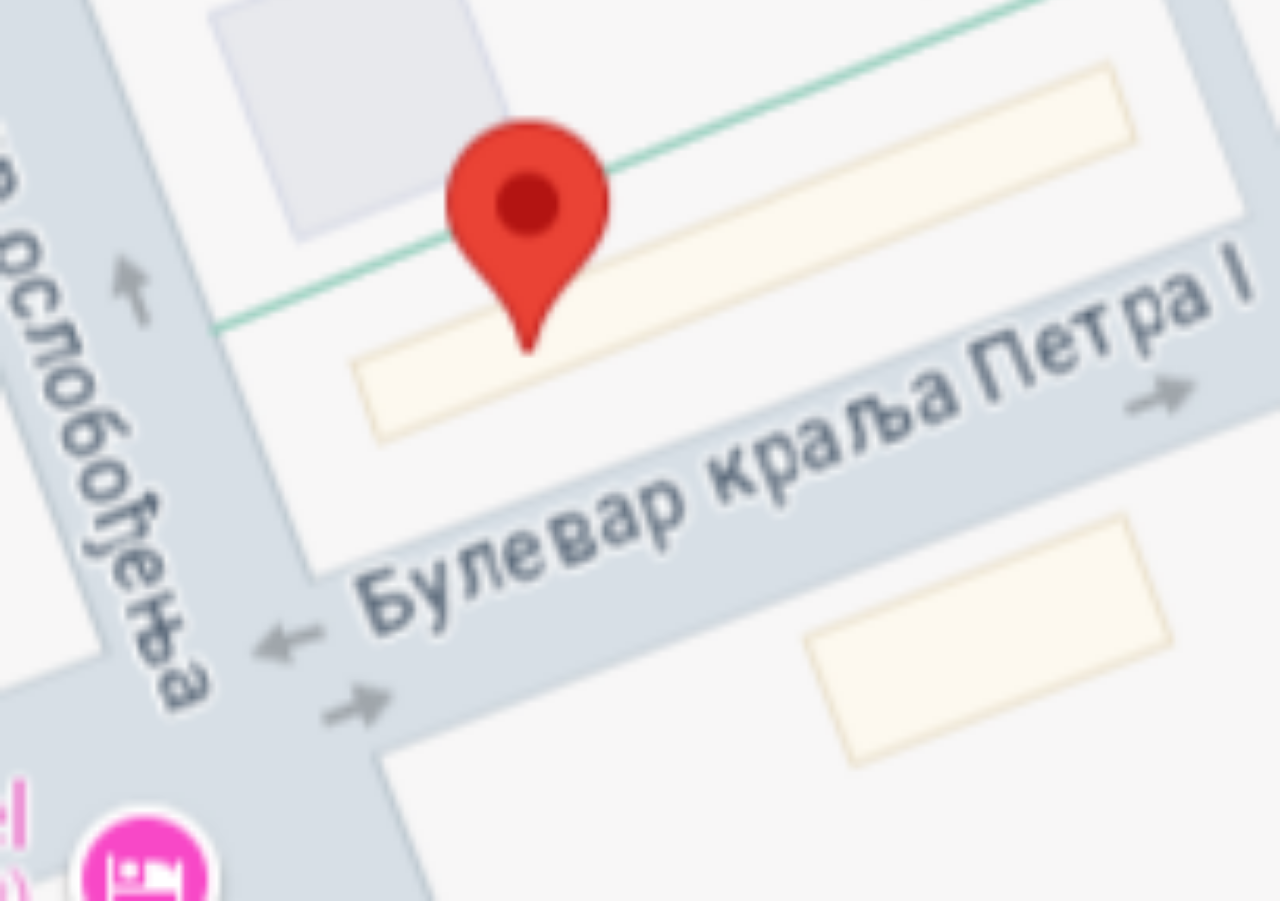
<file: Zadatak Kitchen/blog.html>
<!DOCTYPE html>
<html lang="en">

<head>
    <meta charset="UTF-8">
    <meta name="viewport" content="width=device-width, initial-scale=1.0">
    <title>Restaurant</title>
    <link href="https://cdn.jsdelivr.net/npm/bootstrap@5.2.3/dist/css/bootstrap.min.css" rel="stylesheet" integrity="sha384-rbsA2VBKQhggwzxH7pPCaAqO46MgnOM80zW1RWuH61DGLwZJEdK2Kadq2F9CUG65" crossorigin="anonymous">
    <link rel="stylesheet" href="https://use.fontawesome.com/releases/v5.15.4/css/all.css"
        integrity="sha384-DyZ88mC6Up2uqS4h/KRgHuoeGwBcD4Ng9SiP4dIRy0EXTlnuz47vAwmeGwVChigm" crossorigin="anonymous">
    <link rel="stylesheet" href="style.css">
  </head>

<body>

    <!-- header -->
     
    <div id="header-placeholder"></div>
<script>
fetch('header.html')
  .then(response => response.text())
  .then(data => {
    document.getElementById('header-placeholder').innerHTML = data;
  });
</script>
 

<section class="bl-r" style="background-color: rgba(204, 179, 99, 0.753);">    
  <div class="container p-5">
     <h3 class="fw-bold text-center blog-content">our blog</h3><hr>
  <article class="d-md-flex justify-content-between p-5 text-center">
     <div class="card border-dark mb-sm-3" style="width: 18rem; background-color: rgba(204, 179, 99, 0.753);">
    <img src="img/image1.jpg" class="card-img-top" alt="">
    <div class="card-body">
      <h5 class="card-title text-uppercase">Fruit Bowl Delight</h5>
      <p class="card-text">Ingrediens:</p>
      <ul>
        <li>200 g Greek yogurt (or plain yogurt)</li>
        <li>1 banana</li>
        <li>1 apple</li>
        <li>1 handful strawberries</li>
        <li>1 handful blueberries</li>
        <li>a few fresh mint leaves</li>
        <li>1 tsp honey </li>
      </ul>
    </div>
  </div>
  <div class="card border-dark mb-sm-3" style="width: 18rem; background-color: rgba(204, 179, 99, 0.753);">
    <img src="img/image2.jpg" class="card-img-top" alt="">
    <div class="card-body">
      <h5 class="card-title">Green Soup Goodness</h5>
      <p class="card-text">Ingrediens:</p>
      <ul>
        <li>1 tbsp olive oil</li>
        <li>1 onion,2 garlic cloves minced</li>
        <li>2 medium zucchinis, chopped</li>
        <li>150 g spinach (fresh or frozen)</li>
        <li>750 ml vegetable broth</li>
        <li>salt & pepper to taste</li>
        <li>2 tbsp chopped walnuts (for garnish) </li>
      </ul>
    </div>
  </div>
  <div class="card border-dark mb-sm-3" style="width: 18rem; background-color: rgba(204, 179, 99, 0.753);">
    <img src="img/image3.jpg" class="card-img-top" alt="">
    <div class="card-body">
      <h5 class="card-title">Grilled Sandwiches</h5>
       <p class="card-text">Ingrediens:</p>
      <ul>
        <li>4 slices of bread</li>
        <li>2 tbsp butter</li>
        <li>2 slices of cheese</li>
        <li>2 slices of ham (or turkey)</li>
        <li>2 tomato slices</li>
        <li>a few lettuce leaves</li>
        <li>salt & pepper to taste </li>
      </ul>
    </div>
  </div>
   </article>

   <article class="d-md-flex justify-content-between p-5 text-center">
     <div class="card border-dark mb-sm-3" style="width: 18rem; background-color: rgba(204, 179, 99, 0.753);">
    <img src="img/image4.jpg" class="card-img-top" alt="">
    <div class="card-body">
      <h5 class="card-title text-uppercase">Grilled Meat Veggie Bowl</h5>
      <p class="card-text">Ingrediens:</p>
      <ul>
        <li>Grilled meat (chicken or beef)</li>
        <li>Fresh tomatoes</li>
        <li>Sweet corn</li>
        <li>Green lettuce</li>
        <li>Cucumber (or zucchini – round green slices)</li>
        <li>Red cabbage</li>
      </ul>
    </div>
  </div>
  <div class="card border-dark  mb-sm-3" style="width: 18rem; background-color: rgba(204, 179, 99, 0.753);">
    <img src="img/banner.jpg" class="card-img-top" alt="">
    <div class="card-body">
      <h5 class="card-title">Oatmeal with Fresh Fruit</h5>
      <p class="card-text">Ingrediens:</p>
      <ul>
        <li>Rolled oats (or oatmeal)</li>
        <li>Milk or water (for cooking oats)</li>
        <li>Fresh fruit on top (e.g., banana, berries, apple slices)</li>
        <li>Optional: honey or cinnamon for extra flavor</li>
      </ul>
    </div>
  </div>
  <div class="card border-dark mb-sm-3 blog-p" style="width: 18rem; background-color: rgba(204, 179, 99, 0.753);">
    <img src="img/resturant3.jpg" class="card-img-top" alt="">
    <div class="card-body">
      <h5 class="card-title">Pumpkin Soup with Cream</h5>
       <p class="card-text">Ingrediens:</p>
      <ul>
        <li>Pumpkin, peeled and chopped</li>
        <li>Onion, chopped</li>
        <li>Garlic, minced</li>
        <li>Vegetable or chicken broth</li>
        <li>Olive oil or butter</li>
        <li>Salt & pepper to taste</li>
        <li>Cream (for topping) </li>
      </ul>
    </div>
  </div>
   </article>
 </div> 
</section> 

<section class="numbers text-center text-white py-5 blog-num">
    <div class="container">
         <h3 class="fw-bold ms-5">lets numbers speak</h3>
    <div class="py-3 d-flex justify-content-between">
     <article> 
        <p class="fw-bold fs-5">23</p>
        <p>Restaurants</p>
     </article>
     <article>
        <p class="fw-bold fs-5">350</p>
        <p>Recepies</p>
     </article>
     <article>
        <p class="fw-bold fs-5">23</p>
        <p>Restaurants</p>
     </article>
     <article>
        <p class="fw-bold fs-5">7</p>
        <p>Cities</p>
     </article> 
  </div>
  </div>
</section>

<!---- footer ----->
<footer class="bg-dark d-md-flex  py-5">
  <div class="ms-5 w-50 mt-3">
    <h6 class="text-white fw-bold">About us</h6>
    <p class="text-white ">Perfect Kitchen creates stylish, functional kitchens, inspiring cooking, gathering, and
      unforgettable moments for everyone</p>
  </div>
  <div class="foot-r me-5">
    <p class="text-uppercase fw-bold text-warning">folow us</p>
    <svg xmlns="http://www.w3.org/2000/svg" width="16" height="16" fill="currentColor" class="bi bi-facebook bg-white"
      viewBox="0 0 16 16">
      <path
        d="M16 8.049c0-4.446-3.582-8.05-8-8.05C3.58 0-.002 3.603-.002 8.05c0 4.017 2.926 7.347 6.75 7.951v-5.625h-2.03V8.05H6.75V6.275c0-2.017 1.195-3.131 3.022-3.131.876 0 1.791.157 1.791.157v1.98h-1.009c-.993 0-1.303.621-1.303 1.258v1.51h2.218l-.354 2.326H9.25V16c3.824-.604 6.75-3.934 6.75-7.951" />
    </svg>
    <svg xmlns="http://www.w3.org/2000/svg" width="16" height="16" fill="currentColor" class="bi bi-instagram bg-white"
      viewBox="0 0 16 16">
      <path
        d="M8 0C5.829 0 5.556.01 4.703.048 3.85.088 3.269.222 2.76.42a3.9 3.9 0 0 0-1.417.923A3.9 3.9 0 0 0 .42 2.76C.222 3.268.087 3.85.048 4.7.01 5.555 0 5.827 0 8.001c0 2.172.01 2.444.048 3.297.04.852.174 1.433.372 1.942.205.526.478.972.923 1.417.444.445.89.719 1.416.923.51.198 1.09.333 1.942.372C5.555 15.99 5.827 16 8 16s2.444-.01 3.298-.048c.851-.04 1.434-.174 1.943-.372a3.9 3.9 0 0 0 1.416-.923c.445-.445.718-.891.923-1.417.197-.509.332-1.09.372-1.942C15.99 10.445 16 10.173 16 8s-.01-2.445-.048-3.299c-.04-.851-.175-1.433-.372-1.941a3.9 3.9 0 0 0-.923-1.417A3.9 3.9 0 0 0 13.24.42c-.51-.198-1.092-.333-1.943-.372C10.443.01 10.172 0 7.998 0zm-.717 1.442h.718c2.136 0 2.389.007 3.232.046.78.035 1.204.166 1.486.275.373.145.64.319.92.599s.453.546.598.92c.11.281.24.705.275 1.485.039.843.047 1.096.047 3.231s-.008 2.389-.047 3.232c-.035.78-.166 1.203-.275 1.485a2.5 2.5 0 0 1-.599.919c-.28.28-.546.453-.92.598-.28.11-.704.24-1.485.276-.843.038-1.096.047-3.232.047s-2.39-.009-3.233-.047c-.78-.036-1.203-.166-1.485-.276a2.5 2.5 0 0 1-.92-.598 2.5 2.5 0 0 1-.6-.92c-.109-.281-.24-.705-.275-1.485-.038-.843-.046-1.096-.046-3.233s.008-2.388.046-3.231c.036-.78.166-1.204.276-1.486.145-.373.319-.64.599-.92s.546-.453.92-.598c.282-.11.705-.24 1.485-.276.738-.034 1.024-.044 2.515-.045zm4.988 1.328a.96.96 0 1 0 0 1.92.96.96 0 0 0 0-1.92m-4.27 1.122a4.109 4.109 0 1 0 0 8.217 4.109 4.109 0 0 0 0-8.217m0 1.441a2.667 2.667 0 1 1 0 5.334 2.667 2.667 0 0 1 0-5.334" />
    </svg>
    <svg xmlns="http://www.w3.org/2000/svg" width="16" height="16" fill="currentColor" class="bi bi-twitter bg-white"
      viewBox="0 0 16 16">
      <path
        d="M5.026 15c6.038 0 9.341-5.003 9.341-9.334q.002-.211-.006-.422A6.7 6.7 0 0 0 16 3.542a6.7 6.7 0 0 1-1.889.518 3.3 3.3 0 0 0 1.447-1.817 6.5 6.5 0 0 1-2.087.793A3.286 3.286 0 0 0 7.875 6.03a9.32 9.32 0 0 1-6.767-3.429 3.29 3.29 0 0 0 1.018 4.382A3.3 3.3 0 0 1 .64 6.575v.045a3.29 3.29 0 0 0 2.632 3.218 3.2 3.2 0 0 1-.865.115 3 3 0 0 1-.614-.057 3.28 3.28 0 0 0 3.067 2.277A6.6 6.6 0 0 1 .78 13.58a6 6 0 0 1-.78-.045A9.34 9.34 0 0 0 5.026 15" />
    </svg>
  </div>
  <div class="foot-r1 text-white ms-5">
    <p class="fw-bold  me-5">Contact</p>
    <p>Kralja Petra I 22</p>
    <p>21000 Novi Sad</p>
    <p>021/123-456</p>
  </div>
  <div class="foot-r2">
    <p class="fw-bold text-warning ms-5">WHERE WE ARE</p>
    <img src="img/Screenshot(3).jpg" alt="lokacija kontakta" class="img-fluid w-50 ms-5">

  </div>
</footer>

 <script src="https://cdn.jsdelivr.net/npm/bootstrap@5.2.3/dist/js/bootstrap.bundle.min.js"></script>

</body>
</html>
</file>
<file: Zadatak Kitchen/style.css>
@import url("https://fonts.googleapis.com/css2?family=IBM+Plex+Sans+Condensed:wght@300;400;600&family=IBM+Plex+Sans:wght@300;400;600&display=swap");
* {
  padding: 0;
  margin: 0;
  box-sizing: border-box;
}

body {
  font-family: "IBM Plex Sans", sans-serif;
}

h1,
h2,
h3,
h4,
h5,
h6 {
  font-family: "IBM Plex Sans Condensed", sans-serif;
  text-transform: uppercase;
}

h1 {
  color: #fff;
  font-size: 3.5rem;
}

h2 {
  font-size: 40px;
}

h3 {
  margin: 10px 0;
}

h4 {
  font-size: 16px;
  text-transform: capitalize;
}

a {
  text-decoration: none;
  color: #fff;
  text-transform: uppercase;
}

ul {
  list-style: none;
}

img {
  width: 100%;
  display: block;
}

hr {
  border: none;
  height: 1px;
  background-color: #000;
  width: 100px;
  margin: 15px auto;
}

.container {
  max-width: 1140px;
  margin: auto;
}


header{
  position: absolute;
  top: 0;
  right: 0;
  left: 0;
}

.hero{
  background-image: linear-gradient(rgba(44, 43, 43, 0.5),rgba(44, 43, 43, 0.5)), url(img/banner.jpg);
  background-position: center;
  background-size: cover;
  height: 70vh;
  display: flex;
}
.hero .icons{
  background-color: #fff;
  position: absolute;
  left: 0;
  display: flex;
  flex-direction: column;
  padding: 15px;
}

.foot-r{
  margin-right: 200px;
}
.foot-r svg{
  margin-left: 5px;
}

h4::first-letter{
  color: red;
}
.numbers{
  background-image: url(img/numbers.jpg);
  margin-top: 70px;
}


/********* blog page *******/


.blog-content{
  margin-top: 100px;
}
.blog-p img{
  height: 190px;
}
.blog-num{
  margin-top: 0;
}

/******* about page *******/

.about-p{
  margin-top: 150px;
}
.about-us{
  margin-top: 50px;
}
@media  screen and (max-width: 768px) {
  .hero .icons{
    padding: 10px;
  }
  .navbar{
    font-size: 15px;
  }
  .text-hero{
    width: 80%;
    margin-left: 50px;
  }
  .dish-r{
    flex-direction: column;
    align-items: center;
    margin-top: 20px;
  }
   .card {
    width: 35rem !important;
    
  }
  .gal-r{
   flex-direction: column;
   width: 100%;
  }
  .abt-r{
    margin-top: 70px;
  }
  .numbers{
    width: 100%;
    padding: 15px;
    margin-top: 50px;
  }
 .bl-r .card{
  margin: 10px;
 }
 .footer h6, p{
  font-size: 12px;
 }
 .foot-r{
  width: 100px;
 }
 .foot-r svg{
  margin: 1px;
 }
 .foot-r1{
  margin-right: 15px;
 }
 .foot-r2{
  margin-right: 15px;
 }
 .blog-p img{
  height: 115px;
 }
 .blog-num{
  margin-top: 0;
}
}

@media  screen and (max-width: 575px) {
  .header{
    width: 100%;
    align-items: center;
  }
  .text-hero h1{
    text-align: center;
    font-size: 2.5rem;
    margin-top: 50px;
  }
  .hero .icons{
    padding: 2px;
    flex-direction: row;
    bottom: 150px;
    height: 30px;
  }
  .hero svg{
    margin: 15px;
    margin-top: -18px;
  }
   .card{
   margin: 10px;
  }
  .abt-r{
    flex-direction: column;
    align-items: center;
  }
  .abt-r img{
    width: 250px;
    height: auto;
    padding-right: 50px;
  }
   .bl-r .card{
   margin-left: -85px;
  }
   .blog-p img{
  height: 370px;
 }
 .blog-num{
  margin-top: 0;
}
.foot-r{
  margin-left: 50px;
}
.foot-r1{
  margin-top: 1g5px;
}
}
</file>
